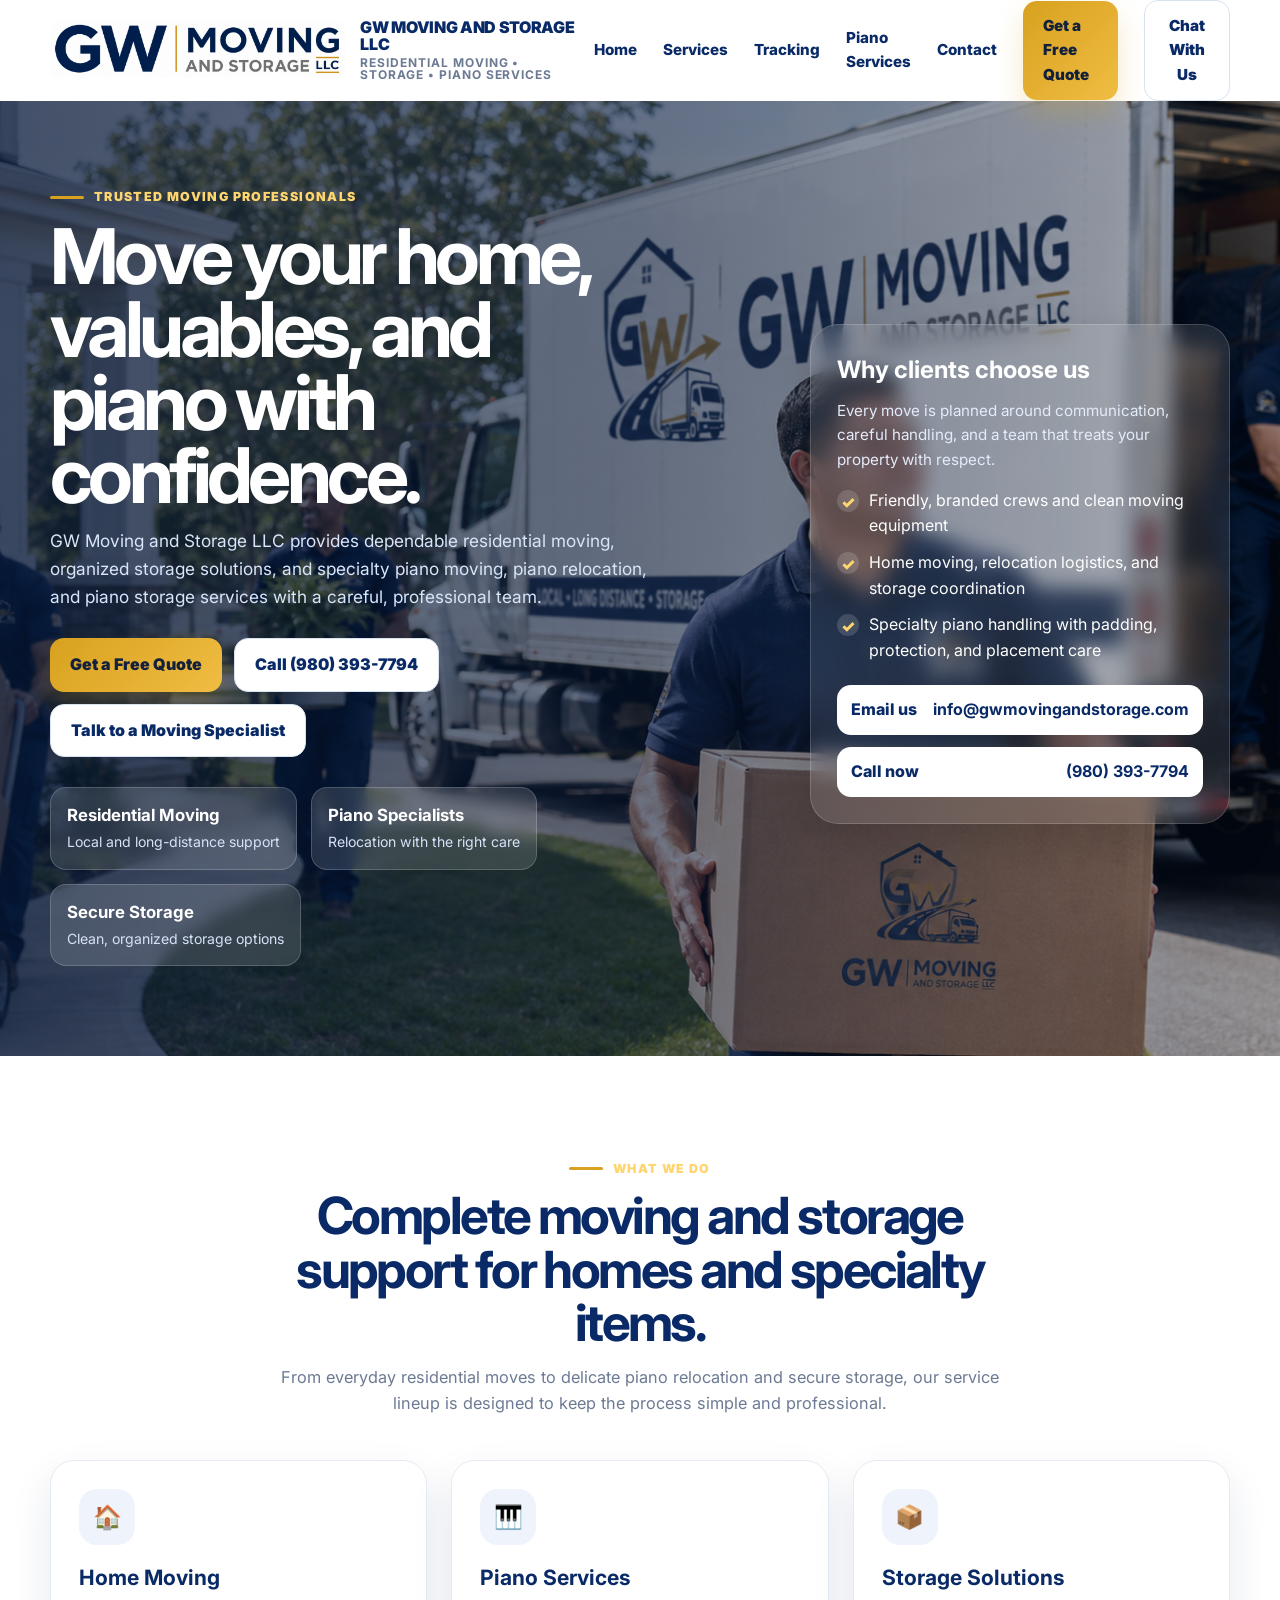
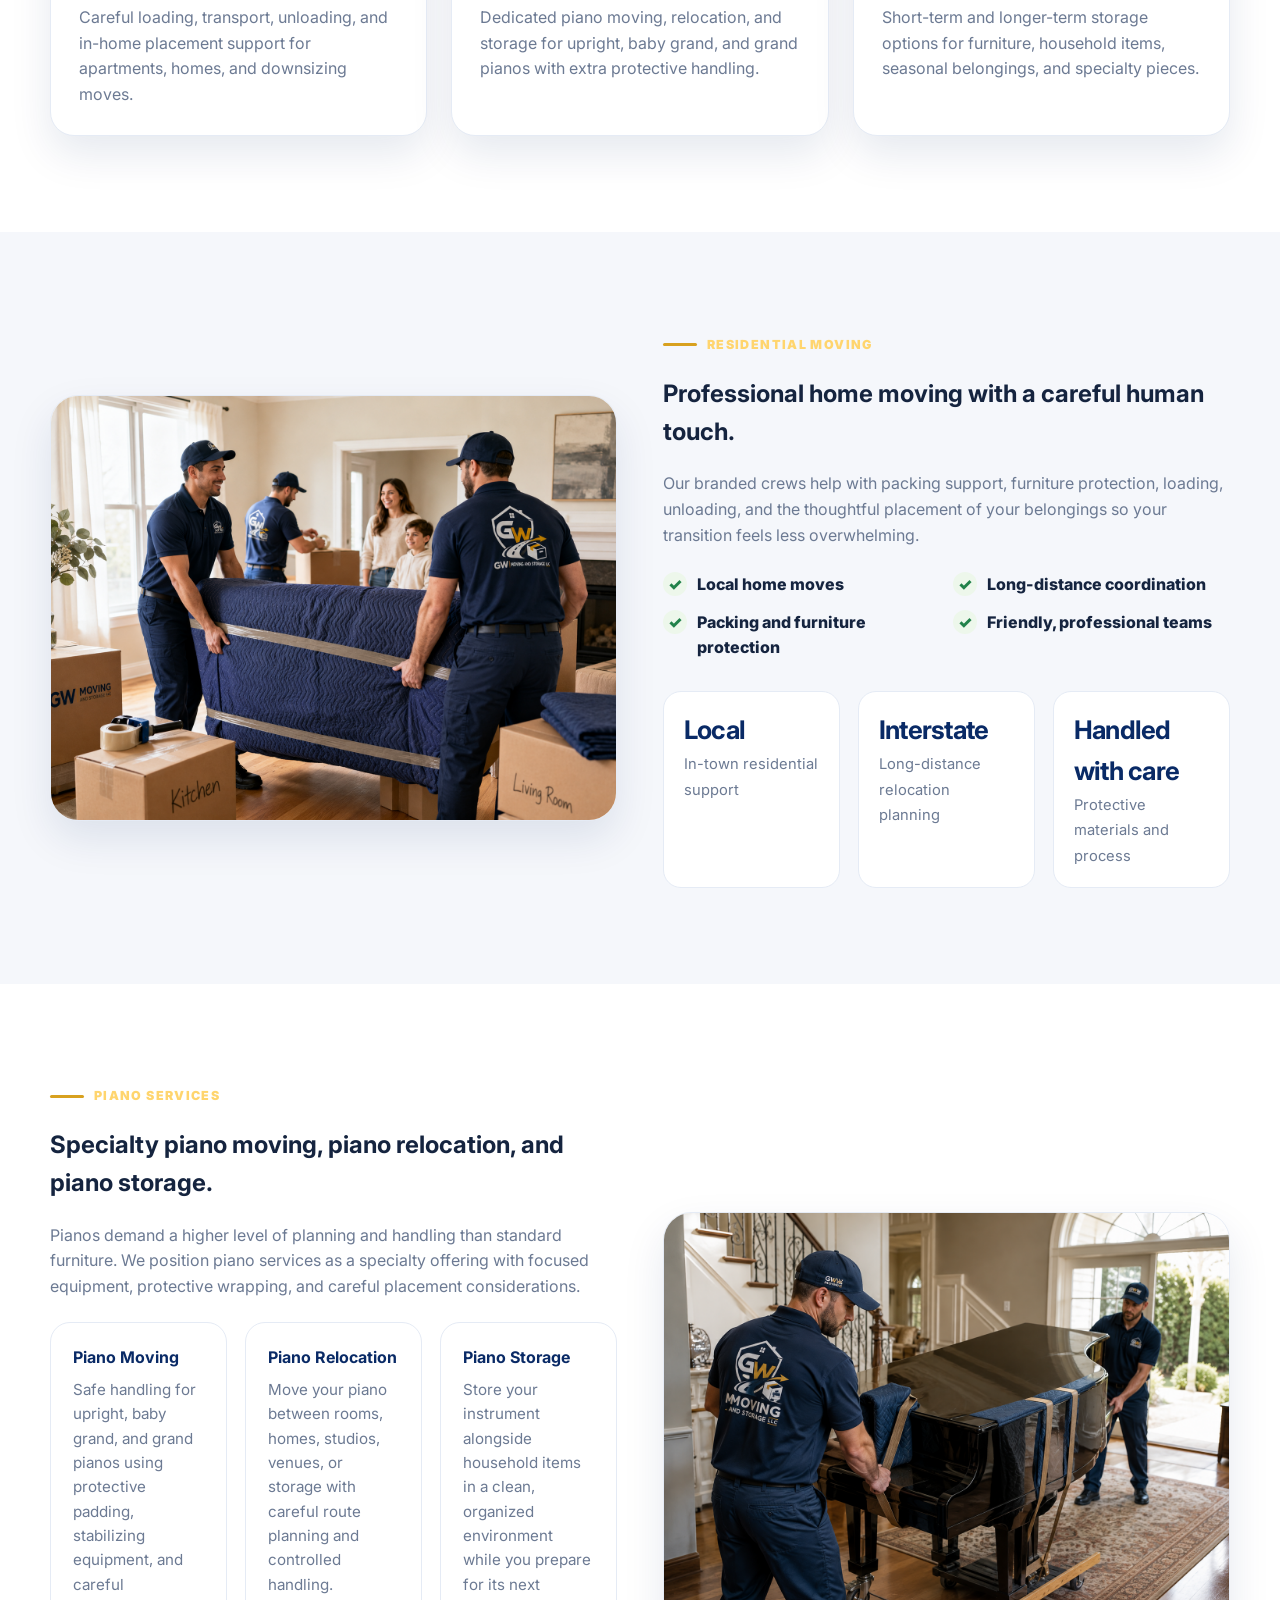
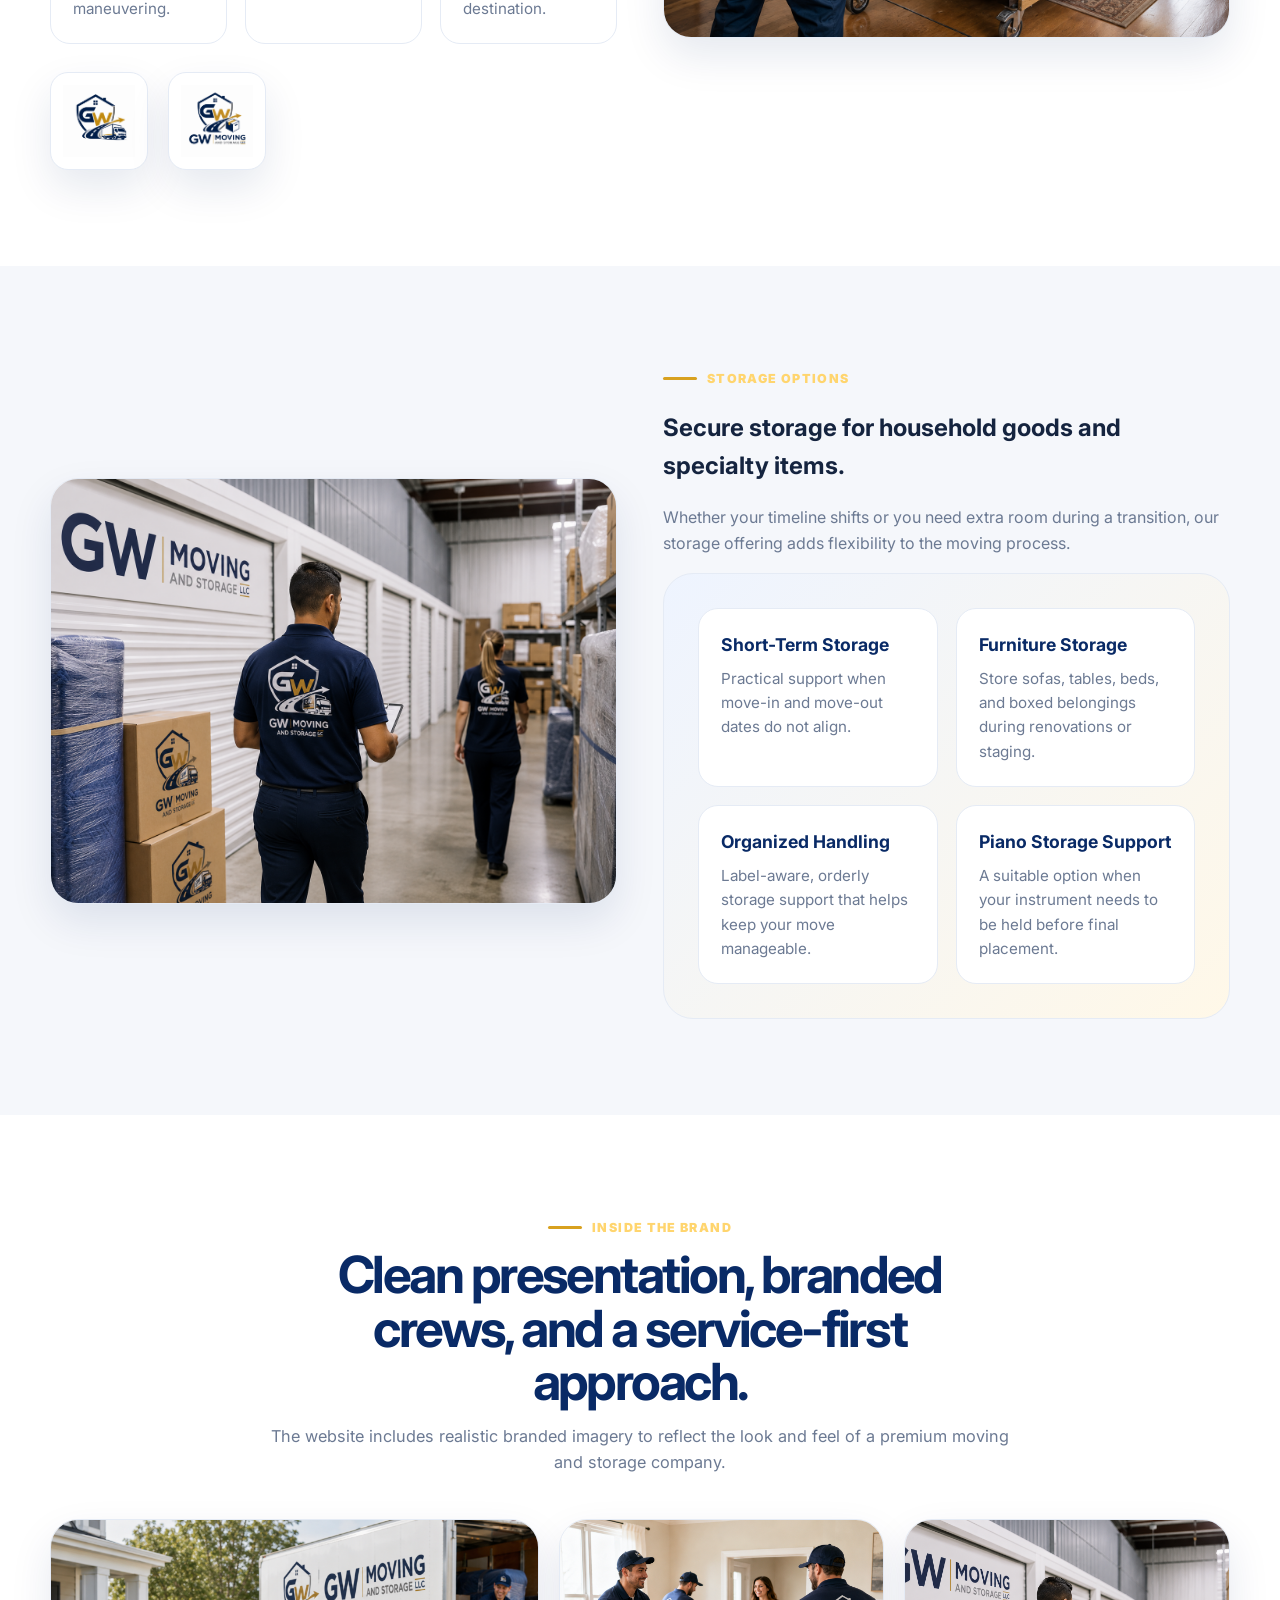
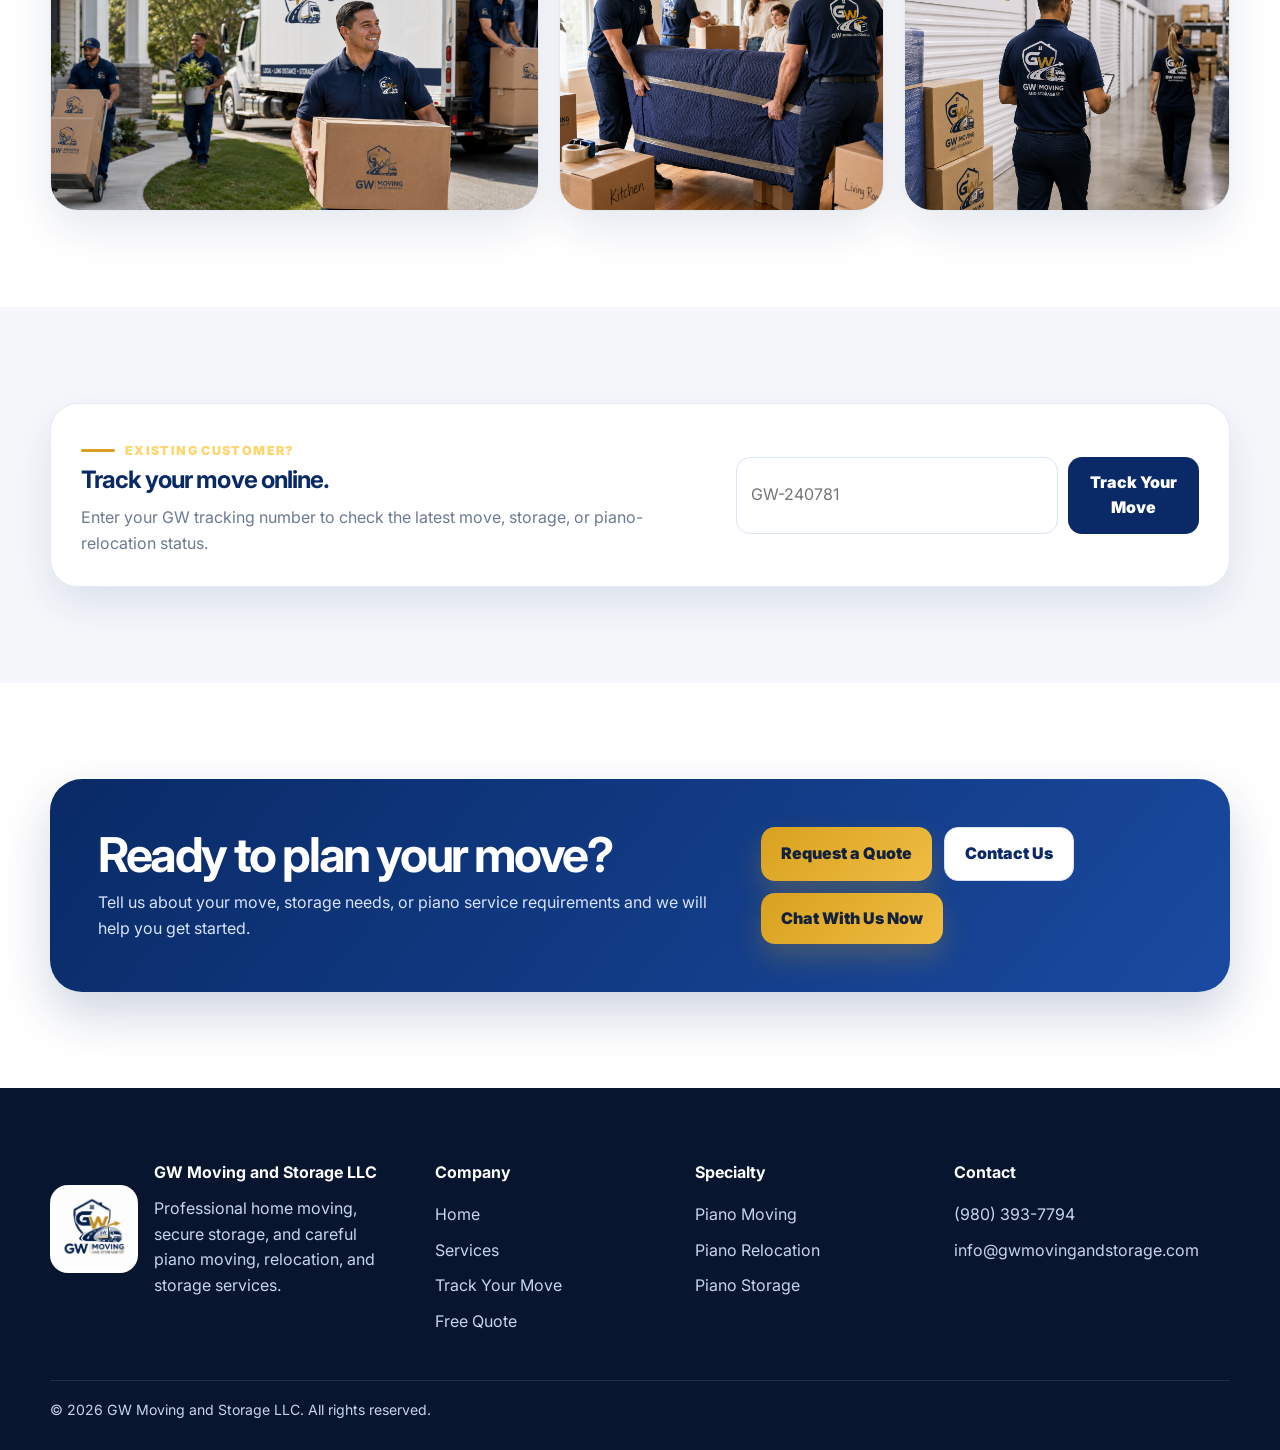
<file: index.html>
<!doctype html>
<html lang="en">
<head>
  <meta charset="utf-8">
  <meta name="viewport" content="width=device-width, initial-scale=1">
  <title>GW Moving and Storage LLC | Moving, Storage & Piano Services</title>
  <meta name="description" content="Professional moving, storage, piano moving, piano relocation and piano storage services for residential clients.">
  <meta name="theme-color" content="#092a66">
  <link rel="preconnect" href="https://fonts.googleapis.com">
  <link rel="preconnect" href="https://fonts.gstatic.com" crossorigin>
  <link href="https://fonts.googleapis.com/css2?family=Inter:wght@400;500;600;700;800;900&display=swap" rel="stylesheet">
  <link rel="icon" type="image/svg+xml" href="favicon.svg">
  <link rel="icon" href="favicon.ico" sizes="any">
  <link rel="icon" type="image/png" sizes="32x32" href="favicon-32x32.png">
  <link rel="icon" type="image/png" sizes="16x16" href="favicon-16x16.png">
  <link rel="apple-touch-icon" sizes="180x180" href="apple-touch-icon.png">
  <link rel="stylesheet" href="assets/css/styles.css">
  <link rel="manifest" href="site.webmanifest">
</head>
<body>

</div>
<header class="nav-wrap">
  <div class="container nav">
    <a class="brand" href="index.html">
      <img src="assets/images/logo-wordmark.png" alt="GW Moving and Storage LLC logo">
      <div class="brand-text">GW MOVING AND STORAGE LLC<small>Residential moving • storage • piano services</small></div>
    </a>
    <button class="menu-btn" aria-label="Open navigation" aria-expanded="false">
      <svg width="28" height="28" viewBox="0 0 24 24" fill="none" stroke="currentColor" stroke-width="2"><path d="M3 6h18M3 12h18M3 18h18"/></svg>
    </button>
    <nav class="nav-links">
      <a href="index.html">Home</a>
      <a href="services.html">Services</a>
      <a href="track.html">Tracking</a>
      <a href="index.html#piano-services">Piano Services</a>
      <a href="contact.html">Contact</a>
      <a class="btn btn-primary" href="quote.html">Get a Free Quote</a>
      <button class="btn btn-outline" type="button" data-tawk-open>Chat With Us</button>
    </nav>
  </div>
</header>

<main>
  <section class="hero">
    <div class="hero-media"></div>
    <div class="container hero-inner">
      <div>
        <div class="eyebrow">Trusted moving professionals</div>
        <h1>Move your home, valuables, and piano with confidence.</h1>
        <p>GW Moving and Storage LLC provides dependable residential moving, organized storage solutions, and specialty piano moving, piano relocation, and piano storage services with a careful, professional team.</p>
        <div class="hero-actions">
          <a class="btn btn-primary" href="quote.html">Get a Free Quote</a>
          <a class="btn btn-outline" href="tel:+19803937794">Call (980) 393-7794</a>
          <button class="btn btn-outline" type="button" data-tawk-open>Talk to a Moving Specialist</button>
        </div>
        <div class="hero-badges">
          <div class="hero-badge"><strong>Residential Moving</strong><span>Local and long-distance support</span></div>
          <div class="hero-badge"><strong>Piano Specialists</strong><span>Relocation with the right care</span></div>
          <div class="hero-badge"><strong>Secure Storage</strong><span>Clean, organized storage options</span></div>
        </div>
      </div>
      <aside class="hero-card">
        <h3>Why clients choose us</h3>
        <p>Every move is planned around communication, careful handling, and a team that treats your property with respect.</p>
        <ul>
          <li>Friendly, branded crews and clean moving equipment</li>
          <li>Home moving, relocation logistics, and storage coordination</li>
          <li>Specialty piano handling with padding, protection, and placement care</li>
        </ul>
        <div class="quick-contact">
          <a href="mailto:info@gwmovingandstorage.com"><span>Email us</span><strong>info@gwmovingandstorage.com</strong></a>
          <a href="tel:+19803937794"><span>Call now</span><strong>(980) 393-7794</strong></a>
        </div>
      </aside>
    </div>
  </section>

  <section class="section">
    <div class="container">
      <div class="section-head center">
        <div class="eyebrow">What we do</div>
        <h2>Complete moving and storage support for homes and specialty items.</h2>
        <p>From everyday residential moves to delicate piano relocation and secure storage, our service lineup is designed to keep the process simple and professional.</p>
      </div>
      <div class="grid-3">
        <article class="card">
          <div class="icon">🏠</div>
          <h3>Home Moving</h3>
          <p>Careful loading, transport, unloading, and in-home placement support for apartments, homes, and downsizing moves.</p>
        </article>
        <article class="card">
          <div class="icon">🎹</div>
          <h3>Piano Services</h3>
          <p>Dedicated piano moving, relocation, and storage for upright, baby grand, and grand pianos with extra protective handling.</p>
        </article>
        <article class="card">
          <div class="icon">📦</div>
          <h3>Storage Solutions</h3>
          <p>Short-term and longer-term storage options for furniture, household items, seasonal belongings, and specialty pieces.</p>
        </article>
      </div>
    </div>
  </section>

  <section class="section section-soft">
    <div class="container about-grid">
      <div class="photo-frame"><img src="assets/images/home-moving.png" alt="GW Moving and Storage movers helping a family with a home move"></div>
      <div>
        <div class="eyebrow">Residential moving</div>
        <h2>Professional home moving with a careful human touch.</h2>
        <p class="muted">Our branded crews help with packing support, furniture protection, loading, unloading, and the thoughtful placement of your belongings so your transition feels less overwhelming.</p>
        <div class="checks">
          <div class="check">Local home moves</div>
          <div class="check">Long-distance coordination</div>
          <div class="check">Packing and furniture protection</div>
          <div class="check">Friendly, professional teams</div>
        </div>
        <div class="stats">
          <div class="stat"><strong>Local</strong><span>In-town residential support</span></div>
          <div class="stat"><strong>Interstate</strong><span>Long-distance relocation planning</span></div>
          <div class="stat"><strong>Handled with care</strong><span>Protective materials and process</span></div>
        </div>
      </div>
    </div>
  </section>

  <section class="section" id="piano-services">
    <div class="container piano-grid">
      <div>
        <div class="eyebrow">Piano services</div>
        <h2>Specialty piano moving, piano relocation, and piano storage.</h2>
        <p class="muted">Pianos demand a higher level of planning and handling than standard furniture. We position piano services as a specialty offering with focused equipment, protective wrapping, and careful placement considerations.</p>
        <div class="piano-services">
          <div class="piano-box">
            <h4>Piano Moving</h4>
            <p>Safe handling for upright, baby grand, and grand pianos using protective padding, stabilizing equipment, and careful maneuvering.</p>
          </div>
          <div class="piano-box">
            <h4>Piano Relocation</h4>
            <p>Move your piano between rooms, homes, studios, venues, or storage with careful route planning and controlled handling.</p>
          </div>
          <div class="piano-box">
            <h4>Piano Storage</h4>
            <p>Store your instrument alongside household items in a clean, organized environment while you prepare for its next destination.</p>
          </div>
        </div>
        <div class="logo-wall">
          <div class="logo-chip"><img src="assets/images/logo-shield.png" alt="GW shield logo"></div>
          <div class="logo-chip"><img src="assets/images/logo-box.png" alt="GW alternate logo"></div>
        </div>
      </div>
      <div class="photo-frame"><img src="assets/images/piano-moving.png" alt="GW Moving and Storage team carefully moving a grand piano"></div>
    </div>
  </section>

  <section class="section section-soft">
    <div class="container storage-grid">
      <div class="photo-frame"><img src="assets/images/storage-facility.png" alt="GW Moving and Storage secure storage facility"></div>
      <div>
        <div class="eyebrow">Storage options</div>
        <h2>Secure storage for household goods and specialty items.</h2>
        <p class="muted">Whether your timeline shifts or you need extra room during a transition, our storage offering adds flexibility to the moving process.</p>
        <div class="split-band">
          <div class="service-list">
            <div class="service-item"><h4>Short-Term Storage</h4><p>Practical support when move-in and move-out dates do not align.</p></div>
            <div class="service-item"><h4>Furniture Storage</h4><p>Store sofas, tables, beds, and boxed belongings during renovations or staging.</p></div>
            <div class="service-item"><h4>Organized Handling</h4><p>Label-aware, orderly storage support that helps keep your move manageable.</p></div>
            <div class="service-item"><h4>Piano Storage Support</h4><p>A suitable option when your instrument needs to be held before final placement.</p></div>
          </div>
        </div>
      </div>
    </div>
  </section>

  <section class="section">
    <div class="container">
      <div class="section-head center">
        <div class="eyebrow">Inside the brand</div>
        <h2>Clean presentation, branded crews, and a service-first approach.</h2>
        <p>The website includes realistic branded imagery to reflect the look and feel of a premium moving and storage company.</p>
      </div>
      <div class="gallery-strip">
        <div class="photo-frame tall"><img src="assets/images/hero-moving-team.png" alt="GW movers unloading a branded truck at a home"></div>
        <div class="photo-frame"><img src="assets/images/home-moving.png" alt="GW movers carrying wrapped furniture during a home move"></div>
        <div class="photo-frame"><img src="assets/images/storage-facility.png" alt="GW storage facility with branded staff"></div>
      </div>
    </div>
  </section>


  <section class="section section-soft" id="tracking">
    <div class="container">
      <div class="home-track">
        <div>
          <div class="eyebrow">Existing customer?</div>
          <h2>Track your move online.</h2>
          <p>Enter your GW tracking number to check the latest move, storage, or piano-relocation status.</p>
        </div>
        <form class="home-track-form" data-track-form>
          <input aria-label="Tracking number" placeholder="GW-240781" required>
          <button class="btn btn-dark" type="submit">Track Your Move</button>
        </form>
      </div>
    </div>
  </section>

  <section class="section">
    <div class="container">
      <div class="cta">
        <div>
          <h2>Ready to plan your move?</h2>
          <p>Tell us about your move, storage needs, or piano service requirements and we will help you get started.</p>
        </div>
        <div style="display:flex;gap:12px;flex-wrap:wrap">
          <a class="btn btn-primary" href="quote.html">Request a Quote</a>
          <a class="btn btn-outline" href="contact.html" style="background:#fff;color:#092a66">Contact Us</a>
          <button class="btn btn-primary" type="button" data-tawk-open>Chat With Us Now</button>
        </div>
      </div>
    </div>
  </section>
</main>

<footer class="footer">
  <div class="container">
    <div class="footer-grid">
      <div>
        <div class="footer-brand">
          <img src="assets/images/logo-combined.png" alt="GW Moving and Storage LLC brand logo">
          <div>
            <h4 style="margin:0 0 10px">GW Moving and Storage LLC</h4>
            <p>Professional home moving, secure storage, and careful piano moving, relocation, and storage services.</p>
          </div>
        </div>
      </div>
      <div>
        <h4>Company</h4>
        <a href="index.html">Home</a>
        <a href="services.html">Services</a>
        <a href="track.html">Track Your Move</a>
        <a href="quote.html">Free Quote</a>
      </div>
      <div>
        <h4>Specialty</h4>
        <a href="index.html#piano-services">Piano Moving</a>
        <a href="index.html#piano-services">Piano Relocation</a>
        <a href="index.html#piano-services">Piano Storage</a>
      </div>
      <div>
        <h4>Contact</h4>
        <a href="tel:+19803937794">(980) 393-7794</a>
        <a href="mailto:info@gwmovingandstorage.com">info@gwmovingandstorage.com</a>
        <span></span>
      </div>
    </div>
    <div class="footer-bottom">
      <span>© 2026 GW Moving and Storage LLC. All rights reserved.</span>
    </div>
  </div>
</footer>
<script src="assets/js/main.js"></script>
<!-- TAWK.TO WIDGET CODE
     Paste the widget code from tawk.to Administration > Chat Widget here,
     immediately before the closing body tag. -->

<!--Start of Tawk.to Script-->
<script type="text/javascript">
var Tawk_API=Tawk_API||{}, Tawk_LoadStart=new Date();
(function(){
var s1=document.createElement("script"),s0=document.getElementsByTagName("script")[0];
s1.async=true;
s1.src='https://embed.tawk.to/6a74adfc1bc8a71d4b67d6d0/1jvbsf9m1';
s1.charset='UTF-8';
s1.setAttribute('crossorigin','*');
s0.parentNode.insertBefore(s1,s0);
})();
</script>
<!--End of Tawk.to Script-->

</body>
</html>
</file>
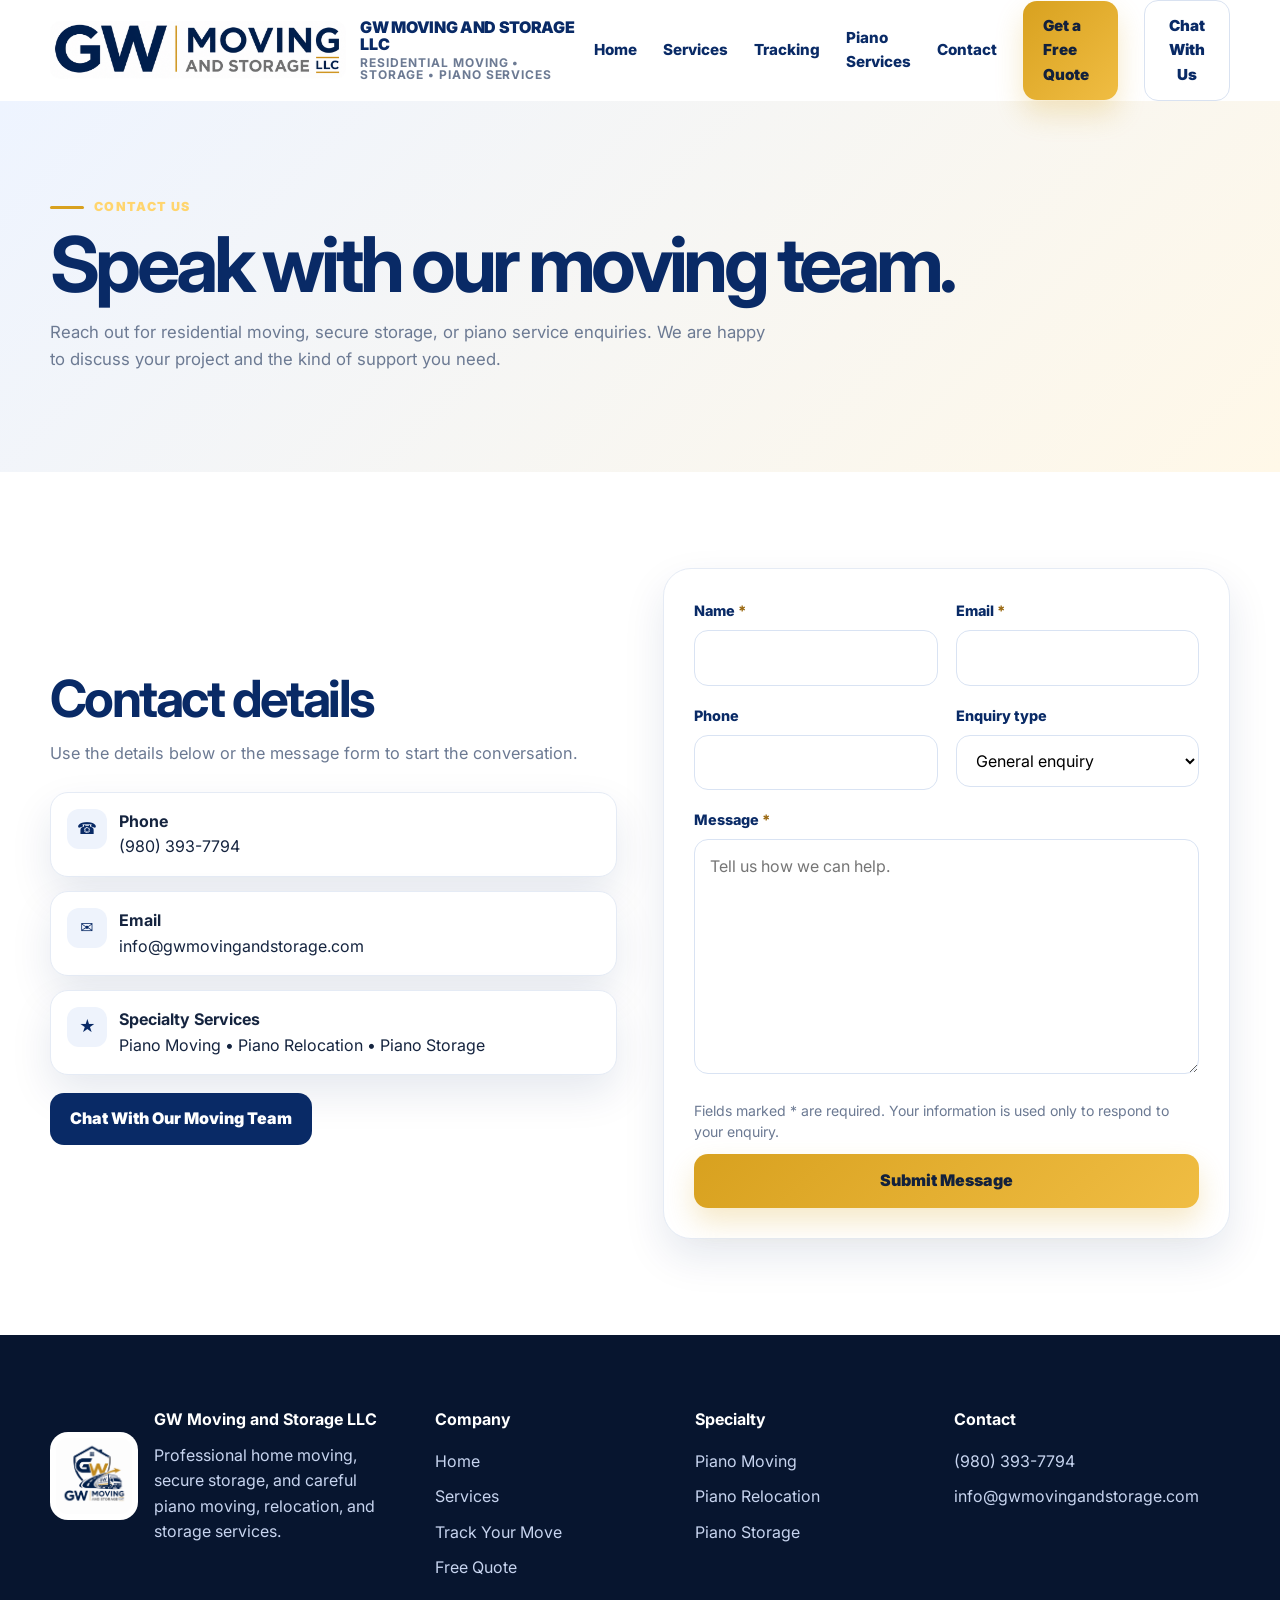
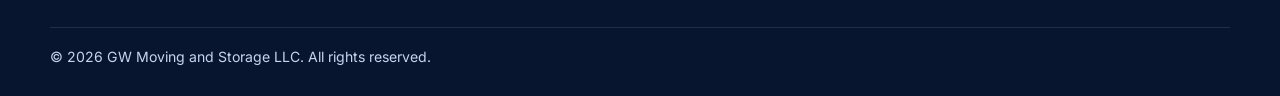
<file: contact.html>
<!doctype html>
<html lang="en">
<head>
  <meta charset="utf-8">
  <meta name="viewport" content="width=device-width, initial-scale=1">
  <title>Contact | GW Moving and Storage LLC</title>
  <meta name="description" content="Contact GW Moving and Storage LLC for moving, storage, and piano service enquiries.">
  <meta name="theme-color" content="#092a66">
  <link rel="preconnect" href="https://fonts.googleapis.com">
  <link rel="preconnect" href="https://fonts.gstatic.com" crossorigin>
  <link href="https://fonts.googleapis.com/css2?family=Inter:wght@400;500;600;700;800;900&display=swap" rel="stylesheet">
  <link rel="icon" type="image/svg+xml" href="favicon.svg">
  <link rel="icon" href="favicon.ico" sizes="any">
  <link rel="icon" type="image/png" sizes="32x32" href="favicon-32x32.png">
  <link rel="icon" type="image/png" sizes="16x16" href="favicon-16x16.png">
  <link rel="apple-touch-icon" sizes="180x180" href="apple-touch-icon.png">
  <link rel="stylesheet" href="assets/css/styles.css">
  <link rel="manifest" href="site.webmanifest">
</head>
<body>

</div>
<header class="nav-wrap">
  <div class="container nav">
    <a class="brand" href="index.html">
      <img src="assets/images/logo-wordmark.png" alt="GW Moving and Storage LLC logo">
      <div class="brand-text">GW MOVING AND STORAGE LLC<small>Residential moving • storage • piano services</small></div>
    </a>
    <button class="menu-btn" aria-label="Open navigation" aria-expanded="false">
      <svg width="28" height="28" viewBox="0 0 24 24" fill="none" stroke="currentColor" stroke-width="2"><path d="M3 6h18M3 12h18M3 18h18"/></svg>
    </button>
    <nav class="nav-links">
      <a href="index.html">Home</a>
      <a href="services.html">Services</a>
      <a href="track.html">Tracking</a>
      <a href="index.html#piano-services">Piano Services</a>
      <a href="contact.html">Contact</a>
      <a class="btn btn-primary" href="quote.html">Get a Free Quote</a>
      <button class="btn btn-outline" type="button" data-tawk-open>Chat With Us</button>
    </nav>
  </div>
</header>

<main>
  <section class="page-hero">
    <div class="container">
      <div class="eyebrow">Contact us</div>
      <h1>Speak with our moving team.</h1>
      <p>Reach out for residential moving, secure storage, or piano service enquiries. We are happy to discuss your project and the kind of support you need.</p>
    </div>
  </section>

  <section class="section">
    <div class="container contact-grid">
      <div>
        <div class="section-head" style="margin-bottom:26px">
          <h2>Contact details</h2>
          <p>Use the details below or the message form to start the conversation.</p>
        </div>
        <div class="kv">
          <div class="row"><div class="bullet">☎</div><div><strong>Phone</strong><br><a href="tel:+19803937794">(980) 393-7794</a></div></div>
          <div class="row"><div class="bullet">✉</div><div><strong>Email</strong><br><a href="mailto:info@gwmovingandstorage.com">info@gwmovingandstorage.com</a></div></div>
          <div class="row"><div class="bullet">★</div><div><strong>Specialty Services</strong><br>Piano Moving • Piano Relocation • Piano Storage</div></div>
        </div>
        <div style="margin-top:18px"><button class="btn btn-dark" type="button" data-tawk-open>Chat With Our Moving Team</button></div>
      </div>
      <div class="form-card">
        <form class="form-grid quote-form" action="https://formsubmit.co/info@gwmovingandstorage.com" method="POST">
          <input type="hidden" name="_subject" value="New Website Contact Message - GW Moving and Storage LLC">
          <input type="hidden" name="_template" value="table">
          <input type="hidden" name="_next" value="https://gwmovingandstorage.com/thank-you.html">
          <input type="text" name="_honey" class="form-honeypot" tabindex="-1" autocomplete="off" aria-hidden="true">

          <div class="field"><label for="contact-name">Name <span aria-hidden="true">*</span></label><input id="contact-name" name="Name" autocomplete="name" required></div>
          <div class="field"><label for="contact-email">Email <span aria-hidden="true">*</span></label><input id="contact-email" name="Email" type="email" autocomplete="email" required></div>
          <div class="field"><label for="contact-phone">Phone</label><input id="contact-phone" name="Phone" type="tel" autocomplete="tel" inputmode="tel"></div>
          <div class="field"><label for="contact-type">Enquiry type</label><select id="contact-type" name="Enquiry type"><option>General enquiry</option><option>Moving service</option><option>Storage</option><option>Piano service</option><option>Quote follow-up</option><option>Tracking / move status</option></select></div>
          <div class="field full"><label for="contact-message">Message <span aria-hidden="true">*</span></label><textarea id="contact-message" name="Message" rows="8" required placeholder="Tell us how we can help."></textarea></div>
          <div class="field full form-actions">
            <p class="form-helper">Fields marked * are required. Your information is used only to respond to your enquiry.</p>
            <button class="btn btn-primary quote-submit" type="submit">Submit Message</button>
          </div>
        </form>
      </div>
    </div>
  </section>
</main>

<footer class="footer">
  <div class="container">
    <div class="footer-grid">
      <div>
        <div class="footer-brand">
          <img src="assets/images/logo-combined.png" alt="GW Moving and Storage LLC brand logo">
          <div>
            <h4 style="margin:0 0 10px">GW Moving and Storage LLC</h4>
            <p>Professional home moving, secure storage, and careful piano moving, relocation, and storage services.</p>
          </div>
        </div>
      </div>
      <div>
        <h4>Company</h4>
        <a href="index.html">Home</a>
        <a href="services.html">Services</a>
        <a href="track.html">Track Your Move</a>
        <a href="quote.html">Free Quote</a>
      </div>
      <div>
        <h4>Specialty</h4>
        <a href="index.html#piano-services">Piano Moving</a>
        <a href="index.html#piano-services">Piano Relocation</a>
        <a href="index.html#piano-services">Piano Storage</a>
      </div>
      <div>
        <h4>Contact</h4>
        <a href="tel:+19803937794">(980) 393-7794</a>
        <a href="mailto:info@gwmovingandstorage.com">info@gwmovingandstorage.com</a>
        <span></span>
      </div>
    </div>
    <div class="footer-bottom">
      <span>© 2026 GW Moving and Storage LLC. All rights reserved.</span>
    </div>
  </div>
</footer>
<script src="assets/js/main.js"></script>
<!-- TAWK.TO WIDGET CODE
     Paste the widget code from tawk.to Administration > Chat Widget here,
     immediately before the closing body tag. -->

<!--Start of Tawk.to Script-->
<script type="text/javascript">
var Tawk_API=Tawk_API||{}, Tawk_LoadStart=new Date();
(function(){
var s1=document.createElement("script"),s0=document.getElementsByTagName("script")[0];
s1.async=true;
s1.src='https://embed.tawk.to/6a74adfc1bc8a71d4b67d6d0/1jvbsf9m1';
s1.charset='UTF-8';
s1.setAttribute('crossorigin','*');
s0.parentNode.insertBefore(s1,s0);
})();
</script>
<!--End of Tawk.to Script-->

</body>
</html>
</file>
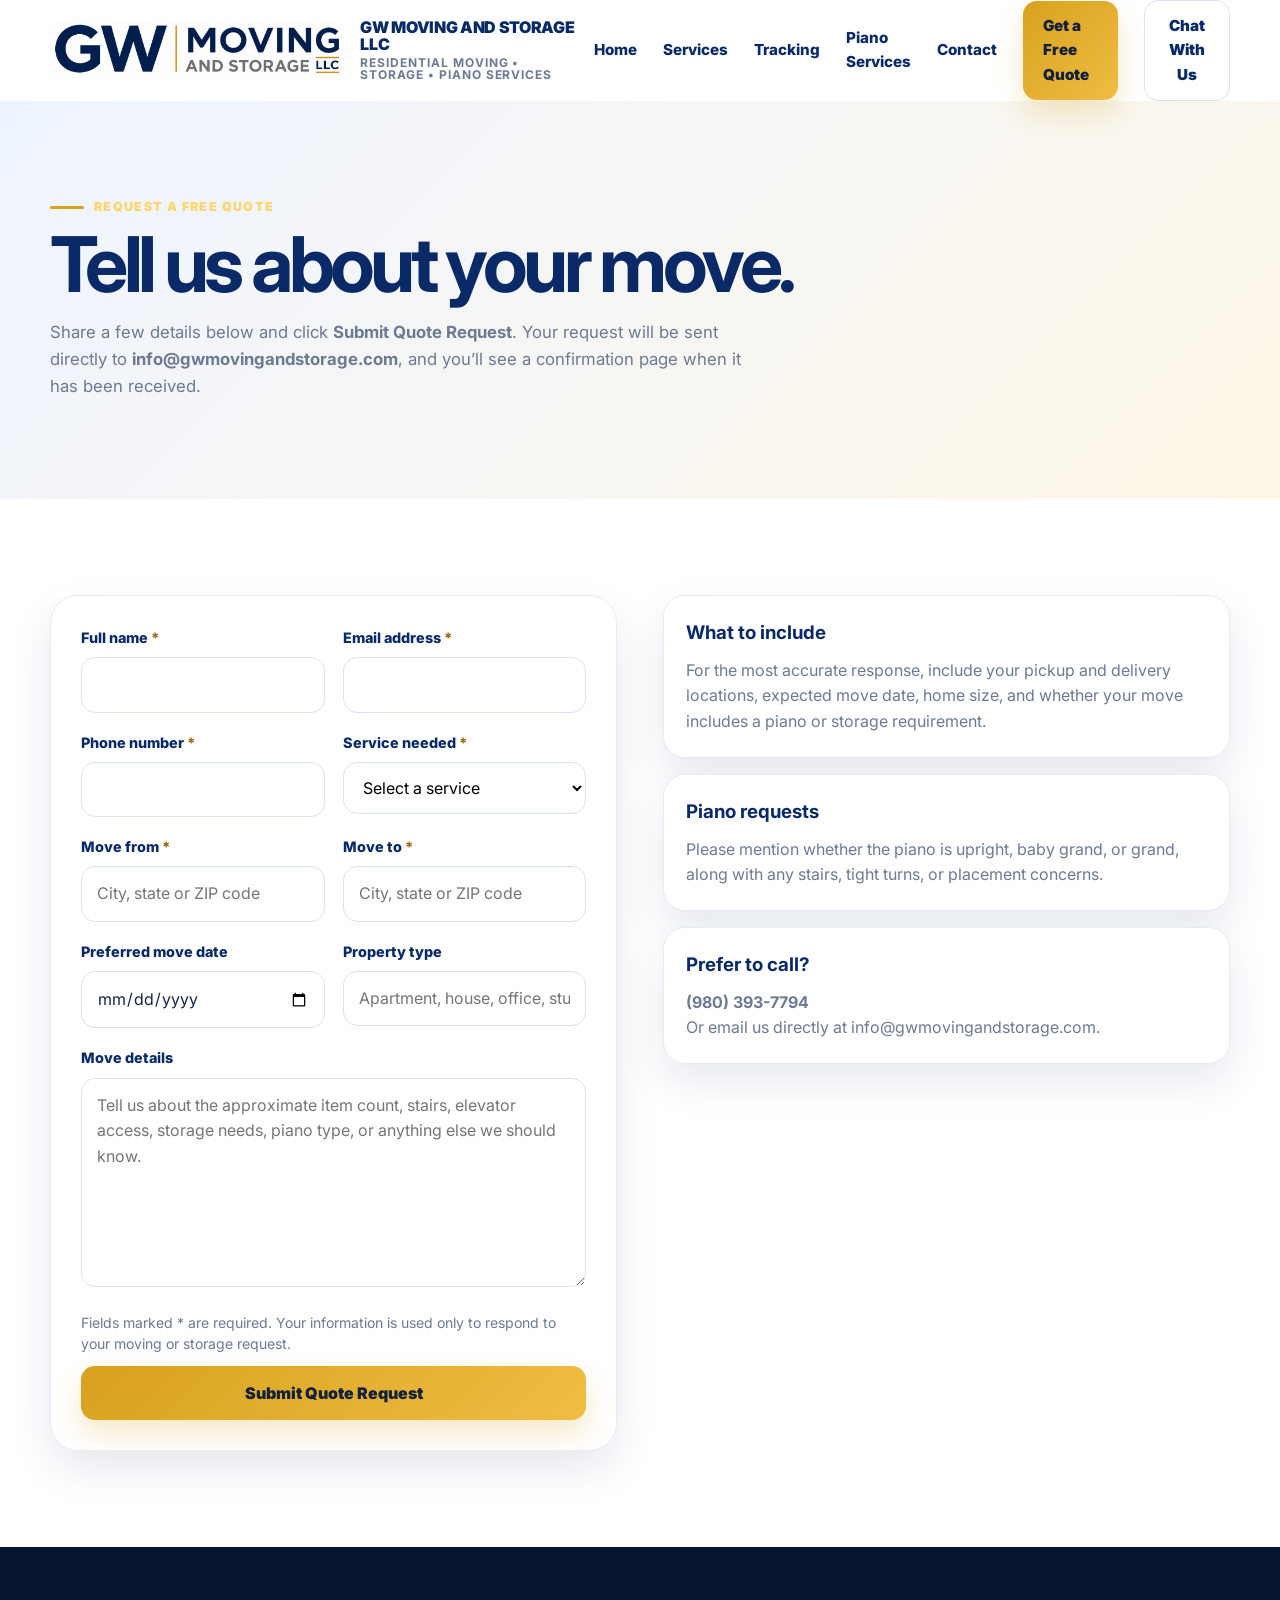
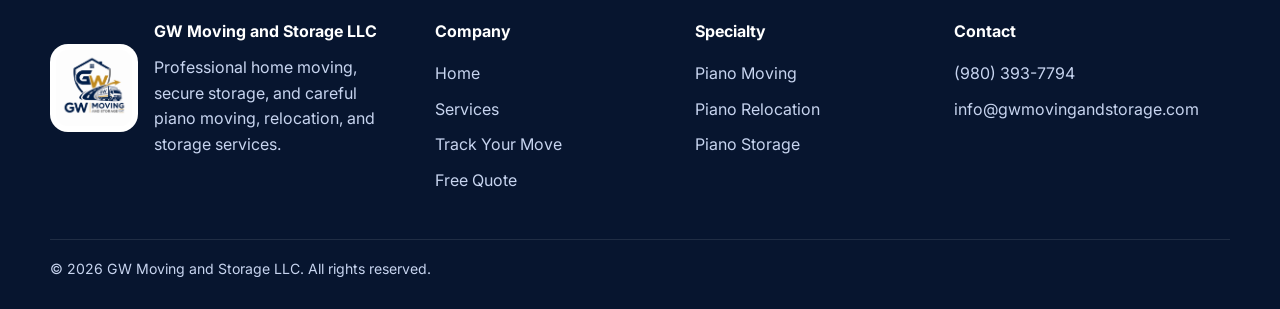
<file: quote.html>
<!doctype html>
<html lang="en">
<head>
  <meta charset="utf-8">
  <meta name="viewport" content="width=device-width, initial-scale=1">
  <title>Free Quote | GW Moving and Storage LLC</title>
  <meta name="description" content="Request a moving, storage, or piano service quote from GW Moving and Storage LLC.">
  <meta name="theme-color" content="#092a66">
  <link rel="preconnect" href="https://fonts.googleapis.com">
  <link rel="preconnect" href="https://fonts.gstatic.com" crossorigin>
  <link href="https://fonts.googleapis.com/css2?family=Inter:wght@400;500;600;700;800;900&display=swap" rel="stylesheet">
  <link rel="icon" type="image/svg+xml" href="favicon.svg">
  <link rel="icon" href="favicon.ico" sizes="any">
  <link rel="icon" type="image/png" sizes="32x32" href="favicon-32x32.png">
  <link rel="icon" type="image/png" sizes="16x16" href="favicon-16x16.png">
  <link rel="apple-touch-icon" sizes="180x180" href="apple-touch-icon.png">
  <link rel="stylesheet" href="assets/css/styles.css">
  <link rel="manifest" href="site.webmanifest">
</head>
<body>

</div>
<header class="nav-wrap">
  <div class="container nav">
    <a class="brand" href="index.html">
      <img src="assets/images/logo-wordmark.png" alt="GW Moving and Storage LLC logo">
      <div class="brand-text">GW MOVING AND STORAGE LLC<small>Residential moving • storage • piano services</small></div>
    </a>
    <button class="menu-btn" aria-label="Open navigation" aria-expanded="false">
      <svg width="28" height="28" viewBox="0 0 24 24" fill="none" stroke="currentColor" stroke-width="2"><path d="M3 6h18M3 12h18M3 18h18"/></svg>
    </button>
    <nav class="nav-links">
      <a href="index.html">Home</a>
      <a href="services.html">Services</a>
      <a href="track.html">Tracking</a>
      <a href="index.html#piano-services">Piano Services</a>
      <a href="contact.html">Contact</a>
      <a class="btn btn-primary" href="quote.html">Get a Free Quote</a>
      <button class="btn btn-outline" type="button" data-tawk-open>Chat With Us</button>
    </nav>
  </div>
</header>

<main>
  <section class="page-hero">
    <div class="container">
      <div class="eyebrow">Request a free quote</div>
      <h1>Tell us about your move.</h1>
      <p>Share a few details below and click <strong>Submit Quote Request</strong>. Your request will be sent directly to <strong>info@gwmovingandstorage.com</strong>, and you’ll see a confirmation page when it has been received.</p>
    </div>
  </section>

  <section class="section">
    <div class="container quote-grid">
      <div class="form-card">
        <form class="form-grid quote-form" action="https://formsubmit.co/info@gwmovingandstorage.com" method="POST">
          <input type="hidden" name="_subject" value="New Website Quote Request - GW Moving and Storage LLC">
          <input type="hidden" name="_template" value="table">
          <input type="hidden" name="_next" value="https://gwmovingandstorage.com/thank-you.html">
          <input type="text" name="_honey" class="form-honeypot" tabindex="-1" autocomplete="off" aria-hidden="true">

          <div class="field">
            <label for="quote-name">Full name <span aria-hidden="true">*</span></label>
            <input id="quote-name" name="Full name" autocomplete="name" required>
          </div>
          <div class="field">
            <label for="quote-email">Email address <span aria-hidden="true">*</span></label>
            <input id="quote-email" name="Email" type="email" autocomplete="email" required>
          </div>
          <div class="field">
            <label for="quote-phone">Phone number <span aria-hidden="true">*</span></label>
            <input id="quote-phone" name="Phone" type="tel" autocomplete="tel" inputmode="tel" required>
          </div>
          <div class="field">
            <label for="quote-service">Service needed <span aria-hidden="true">*</span></label>
            <select id="quote-service" name="Service needed" required>
              <option value="" selected disabled>Select a service</option>
              <option>Residential moving</option>
              <option>Long-distance moving</option>
              <option>Storage services</option>
              <option>Piano moving</option>
              <option>Piano relocation</option>
              <option>Piano storage</option>
              <option>Combination of services</option>
            </select>
          </div>
          <div class="field">
            <label for="quote-origin">Move from <span aria-hidden="true">*</span></label>
            <input id="quote-origin" name="Origin / pickup location" autocomplete="street-address" placeholder="City, state or ZIP code" required>
          </div>
          <div class="field">
            <label for="quote-destination">Move to <span aria-hidden="true">*</span></label>
            <input id="quote-destination" name="Destination / delivery location" placeholder="City, state or ZIP code" required>
          </div>
          <div class="field">
            <label for="quote-date">Preferred move date</label>
            <div class="date-control"><input id="quote-date" name="Preferred date" type="date"></div>
          </div>
          <div class="field">
            <label for="quote-property">Property type</label>
            <input id="quote-property" name="Property type" placeholder="Apartment, house, office, studio...">
          </div>
          <div class="field full">
            <label for="quote-details">Move details</label>
            <textarea id="quote-details" name="Move details" rows="7" placeholder="Tell us about the approximate item count, stairs, elevator access, storage needs, piano type, or anything else we should know."></textarea>
          </div>
          <div class="field full form-actions">
            <p class="form-helper">Fields marked * are required. Your information is used only to respond to your moving or storage request.</p>
            <button class="btn btn-primary quote-submit" type="submit">Submit Quote Request</button>
          </div>
        </form>
      </div>
      <div class="side-list">
        <div class="side-card">
          <h3>What to include</h3>
          <p>For the most accurate response, include your pickup and delivery locations, expected move date, home size, and whether your move includes a piano or storage requirement.</p>
        </div>
        <div class="side-card">
          <h3>Piano requests</h3>
          <p>Please mention whether the piano is upright, baby grand, or grand, along with any stairs, tight turns, or placement concerns.</p>
        </div>
        <div class="side-card">
          <h3>Prefer to call?</h3>
          <p><strong><a href="tel:+19803937794">(980) 393-7794</a></strong><br>Or email us directly at <a href="mailto:info@gwmovingandstorage.com">info@gwmovingandstorage.com</a>.</p>
        </div>
      </div>
    </div>
  </section>
</main>

<footer class="footer">
  <div class="container">
    <div class="footer-grid">
      <div>
        <div class="footer-brand">
          <img src="assets/images/logo-combined.png" alt="GW Moving and Storage LLC brand logo">
          <div>
            <h4 style="margin:0 0 10px">GW Moving and Storage LLC</h4>
            <p>Professional home moving, secure storage, and careful piano moving, relocation, and storage services.</p>
          </div>
        </div>
      </div>
      <div>
        <h4>Company</h4>
        <a href="index.html">Home</a>
        <a href="services.html">Services</a>
        <a href="track.html">Track Your Move</a>
        <a href="quote.html">Free Quote</a>
      </div>
      <div>
        <h4>Specialty</h4>
        <a href="index.html#piano-services">Piano Moving</a>
        <a href="index.html#piano-services">Piano Relocation</a>
        <a href="index.html#piano-services">Piano Storage</a>
      </div>
      <div>
        <h4>Contact</h4>
        <a href="tel:+19803937794">(980) 393-7794</a>
        <a href="mailto:info@gwmovingandstorage.com">info@gwmovingandstorage.com</a>
        <span></span>
      </div>
    </div>
    <div class="footer-bottom">
      <span>© 2026 GW Moving and Storage LLC. All rights reserved.</span>
    </div>
  </div>
</footer>
<script src="assets/js/main.js"></script>
<!-- TAWK.TO WIDGET CODE
     Paste the widget code from tawk.to Administration > Chat Widget here,
     immediately before the closing body tag. -->

<!--Start of Tawk.to Script-->
<script type="text/javascript">
var Tawk_API=Tawk_API||{}, Tawk_LoadStart=new Date();
(function(){
var s1=document.createElement("script"),s0=document.getElementsByTagName("script")[0];
s1.async=true;
s1.src='https://embed.tawk.to/6a74adfc1bc8a71d4b67d6d0/1jvbsf9m1';
s1.charset='UTF-8';
s1.setAttribute('crossorigin','*');
s0.parentNode.insertBefore(s1,s0);
})();
</script>
<!--End of Tawk.to Script-->

</body>
</html>
</file>
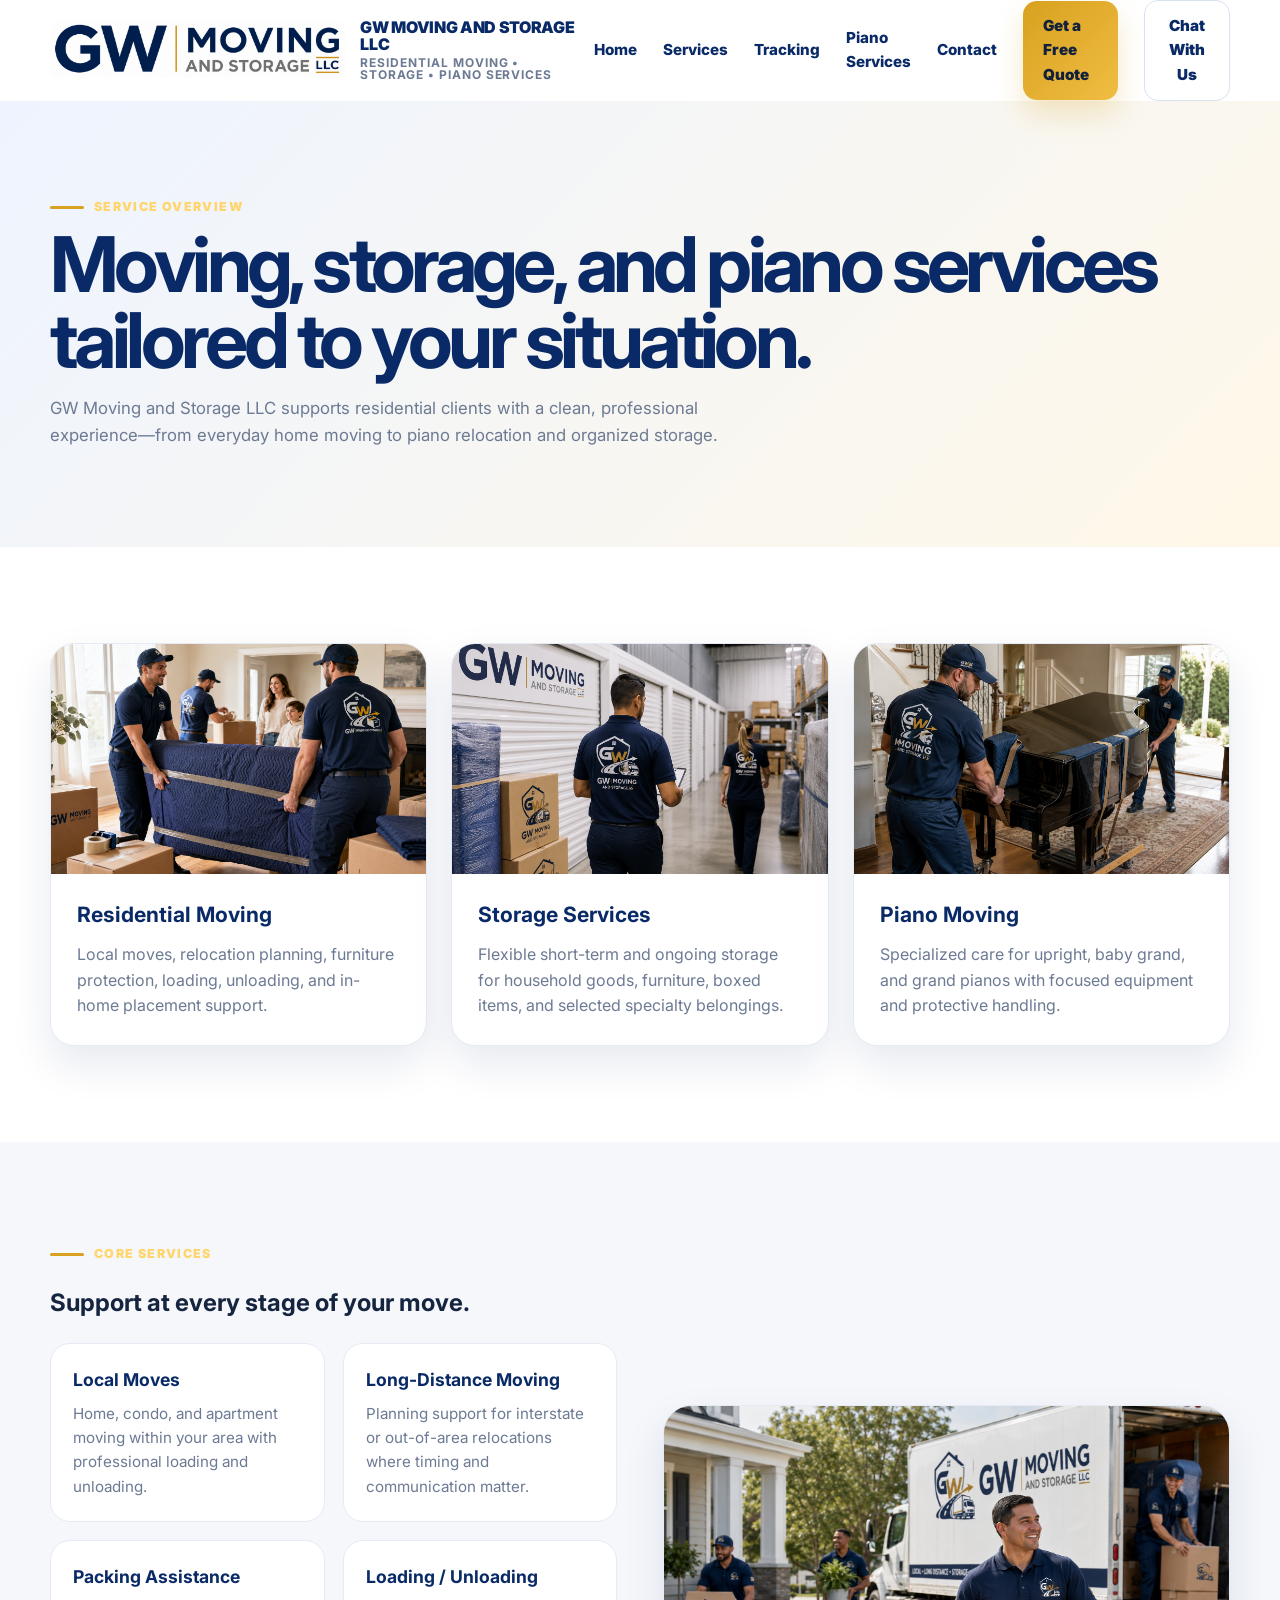
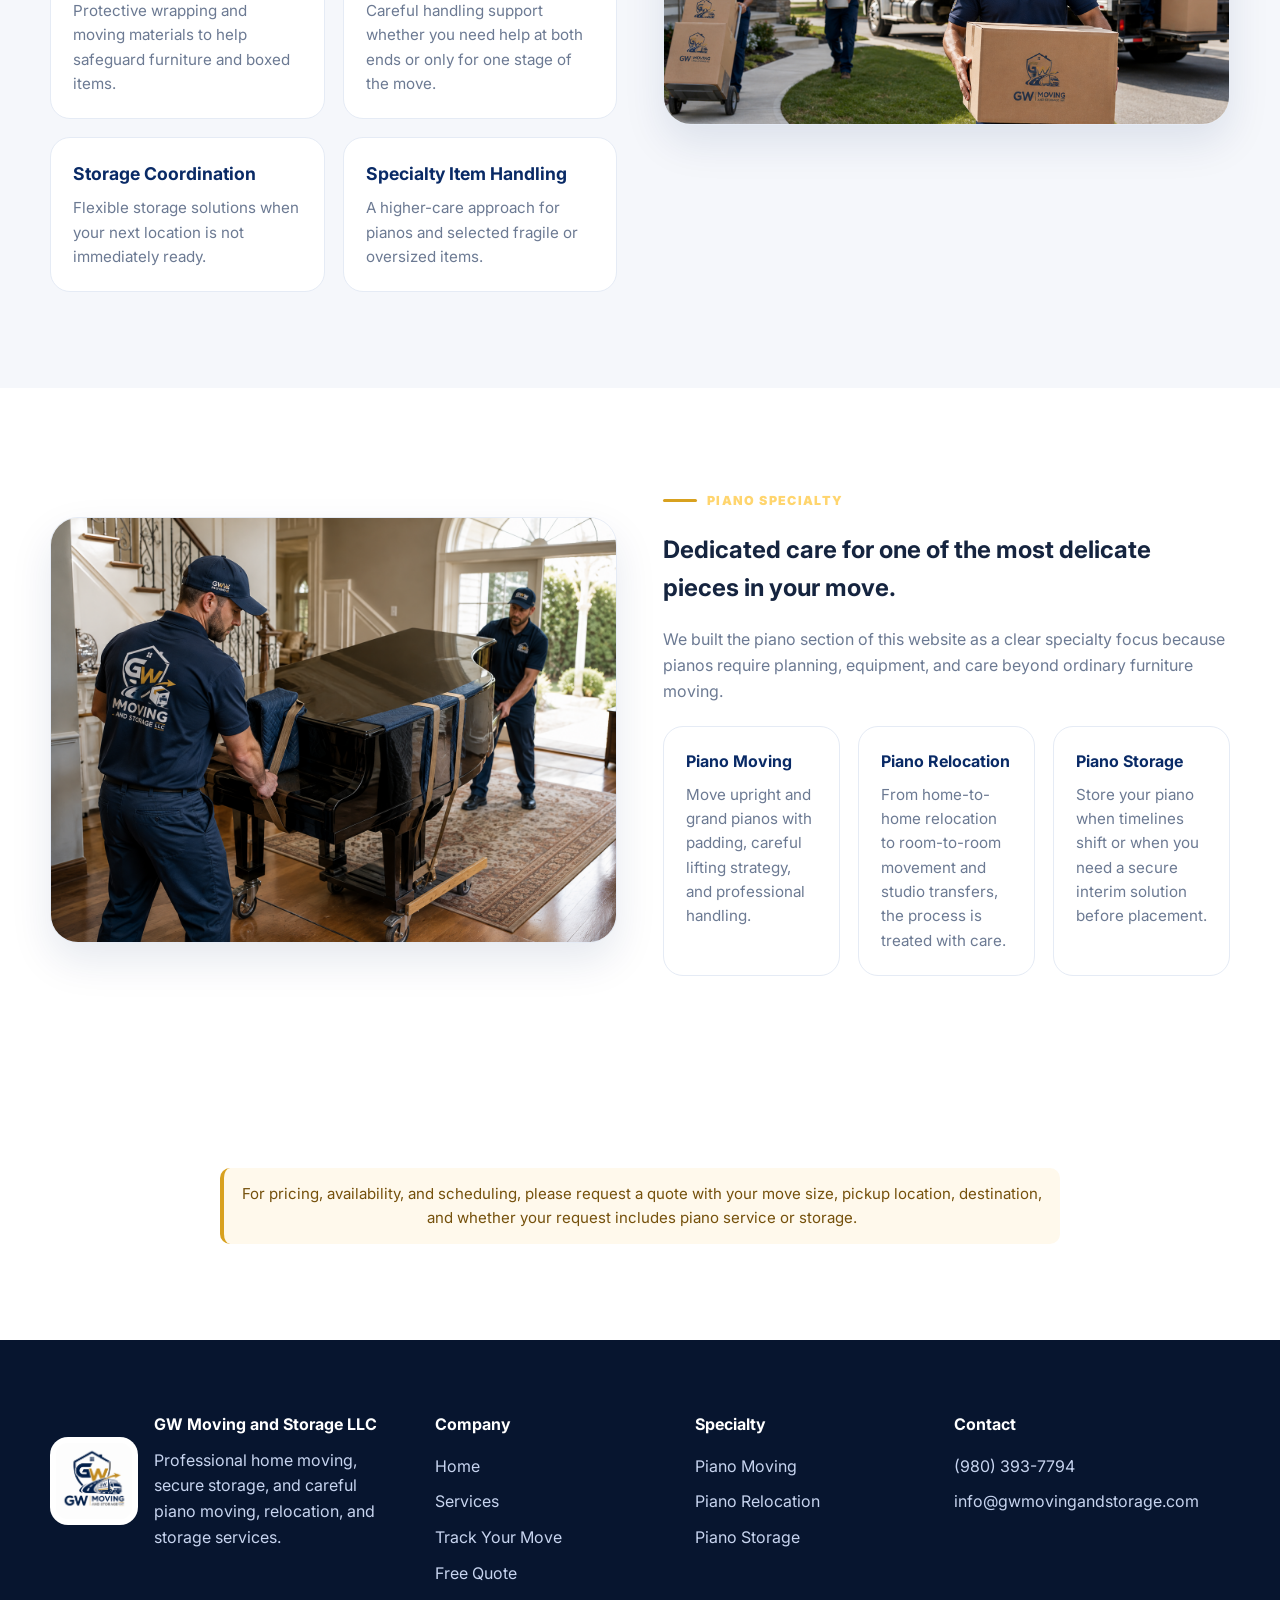
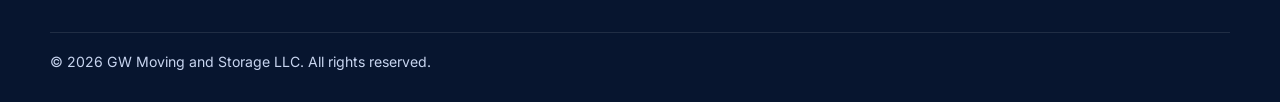
<file: services.html>
<!doctype html>
<html lang="en">
<head>
  <meta charset="utf-8">
  <meta name="viewport" content="width=device-width, initial-scale=1">
  <title>Services | GW Moving and Storage LLC</title>
  <meta name="description" content="Explore residential moving, storage, and piano services from GW Moving and Storage LLC.">
  <meta name="theme-color" content="#092a66">
  <link rel="preconnect" href="https://fonts.googleapis.com">
  <link rel="preconnect" href="https://fonts.gstatic.com" crossorigin>
  <link href="https://fonts.googleapis.com/css2?family=Inter:wght@400;500;600;700;800;900&display=swap" rel="stylesheet">
  <link rel="icon" type="image/svg+xml" href="favicon.svg">
  <link rel="icon" href="favicon.ico" sizes="any">
  <link rel="icon" type="image/png" sizes="32x32" href="favicon-32x32.png">
  <link rel="icon" type="image/png" sizes="16x16" href="favicon-16x16.png">
  <link rel="apple-touch-icon" sizes="180x180" href="apple-touch-icon.png">
  <link rel="stylesheet" href="assets/css/styles.css">
  <link rel="manifest" href="site.webmanifest">
</head>
<body>

</div>
<header class="nav-wrap">
  <div class="container nav">
    <a class="brand" href="index.html">
      <img src="assets/images/logo-wordmark.png" alt="GW Moving and Storage LLC logo">
      <div class="brand-text">GW MOVING AND STORAGE LLC<small>Residential moving • storage • piano services</small></div>
    </a>
    <button class="menu-btn" aria-label="Open navigation" aria-expanded="false">
      <svg width="28" height="28" viewBox="0 0 24 24" fill="none" stroke="currentColor" stroke-width="2"><path d="M3 6h18M3 12h18M3 18h18"/></svg>
    </button>
    <nav class="nav-links">
      <a href="index.html">Home</a>
      <a href="services.html">Services</a>
      <a href="track.html">Tracking</a>
      <a href="index.html#piano-services">Piano Services</a>
      <a href="contact.html">Contact</a>
      <a class="btn btn-primary" href="quote.html">Get a Free Quote</a>
      <button class="btn btn-outline" type="button" data-tawk-open>Chat With Us</button>
    </nav>
  </div>
</header>

<main>
  <section class="page-hero">
    <div class="container">
      <div class="eyebrow">Service overview</div>
      <h1>Moving, storage, and piano services tailored to your situation.</h1>
      <p>GW Moving and Storage LLC supports residential clients with a clean, professional experience—from everyday home moving to piano relocation and organized storage.</p>
    </div>
  </section>

  <section class="section">
    <div class="container">
      <div class="grid-3">
        <article class="card service-card">
          <img src="assets/images/home-moving.png" alt="Home moving service by GW Moving and Storage">
          <div class="content"><h3>Residential Moving</h3><p>Local moves, relocation planning, furniture protection, loading, unloading, and in-home placement support.</p></div>
        </article>
        <article class="card service-card">
          <img src="assets/images/storage-facility.png" alt="Storage service by GW Moving and Storage">
          <div class="content"><h3>Storage Services</h3><p>Flexible short-term and ongoing storage for household goods, furniture, boxed items, and selected specialty belongings.</p></div>
        </article>
        <article class="card service-card">
          <img src="assets/images/piano-moving.png" alt="Piano moving service by GW Moving and Storage">
          <div class="content"><h3>Piano Moving</h3><p>Specialized care for upright, baby grand, and grand pianos with focused equipment and protective handling.</p></div>
        </article>
      </div>
    </div>
  </section>

  <section class="section section-soft">
    <div class="container feature-grid">
      <div>
        <div class="eyebrow">Core services</div>
        <h2>Support at every stage of your move.</h2>
        <div class="service-list">
          <div class="service-item"><h4>Local Moves</h4><p>Home, condo, and apartment moving within your area with professional loading and unloading.</p></div>
          <div class="service-item"><h4>Long-Distance Moving</h4><p>Planning support for interstate or out-of-area relocations where timing and communication matter.</p></div>
          <div class="service-item"><h4>Packing Assistance</h4><p>Protective wrapping and moving materials to help safeguard furniture and boxed items.</p></div>
          <div class="service-item"><h4>Loading / Unloading</h4><p>Careful handling support whether you need help at both ends or only for one stage of the move.</p></div>
          <div class="service-item"><h4>Storage Coordination</h4><p>Flexible storage solutions when your next location is not immediately ready.</p></div>
          <div class="service-item"><h4>Specialty Item Handling</h4><p>A higher-care approach for pianos and selected fragile or oversized items.</p></div>
        </div>
      </div>
      <div class="photo-frame"><img src="assets/images/hero-moving-team.png" alt="GW movers unloading truck outside a home"></div>
    </div>
  </section>

  <section class="section" id="piano-breakdown">
    <div class="container piano-grid">
      <div class="photo-frame"><img src="assets/images/piano-moving.png" alt="Piano relocation by GW Moving and Storage"></div>
      <div>
        <div class="eyebrow">Piano specialty</div>
        <h2>Dedicated care for one of the most delicate pieces in your move.</h2>
        <p class="muted">We built the piano section of this website as a clear specialty focus because pianos require planning, equipment, and care beyond ordinary furniture moving.</p>
        <div class="piano-services">
          <div class="piano-box"><h4>Piano Moving</h4><p>Move upright and grand pianos with padding, careful lifting strategy, and professional handling.</p></div>
          <div class="piano-box"><h4>Piano Relocation</h4><p>From home-to-home relocation to room-to-room movement and studio transfers, the process is treated with care.</p></div>
          <div class="piano-box"><h4>Piano Storage</h4><p>Store your piano when timelines shift or when you need a secure interim solution before placement.</p></div>
        </div>
      </div>
    </div>
  </section>

  <section class="section">
    <div class="container center">
      <div class="notice" style="max-width:840px;margin:0 auto">For pricing, availability, and scheduling, please request a quote with your move size, pickup location, destination, and whether your request includes piano service or storage.</div>
    </div>
  </section>
</main>

<footer class="footer">
  <div class="container">
    <div class="footer-grid">
      <div>
        <div class="footer-brand">
          <img src="assets/images/logo-combined.png" alt="GW Moving and Storage LLC brand logo">
          <div>
            <h4 style="margin:0 0 10px">GW Moving and Storage LLC</h4>
            <p>Professional home moving, secure storage, and careful piano moving, relocation, and storage services.</p>
          </div>
        </div>
      </div>
      <div>
        <h4>Company</h4>
        <a href="index.html">Home</a>
        <a href="services.html">Services</a>
        <a href="track.html">Track Your Move</a>
        <a href="quote.html">Free Quote</a>
      </div>
      <div>
        <h4>Specialty</h4>
        <a href="index.html#piano-services">Piano Moving</a>
        <a href="index.html#piano-services">Piano Relocation</a>
        <a href="index.html#piano-services">Piano Storage</a>
      </div>
      <div>
        <h4>Contact</h4>
        <a href="tel:+19803937794">(980) 393-7794</a>
        <a href="mailto:info@gwmovingandstorage.com">info@gwmovingandstorage.com</a>
        <span></span>
      </div>
    </div>
    <div class="footer-bottom">
      <span>© 2026 GW Moving and Storage LLC. All rights reserved.</span>
    </div>
  </div>
</footer>
<script src="assets/js/main.js"></script>
<!-- TAWK.TO WIDGET CODE
     Paste the widget code from tawk.to Administration > Chat Widget here,
     immediately before the closing body tag. -->

<!--Start of Tawk.to Script-->
<script type="text/javascript">
var Tawk_API=Tawk_API||{}, Tawk_LoadStart=new Date();
(function(){
var s1=document.createElement("script"),s0=document.getElementsByTagName("script")[0];
s1.async=true;
s1.src='https://embed.tawk.to/6a74adfc1bc8a71d4b67d6d0/1jvbsf9m1';
s1.charset='UTF-8';
s1.setAttribute('crossorigin','*');
s0.parentNode.insertBefore(s1,s0);
})();
</script>
<!--End of Tawk.to Script-->

</body>
</html>
</file>
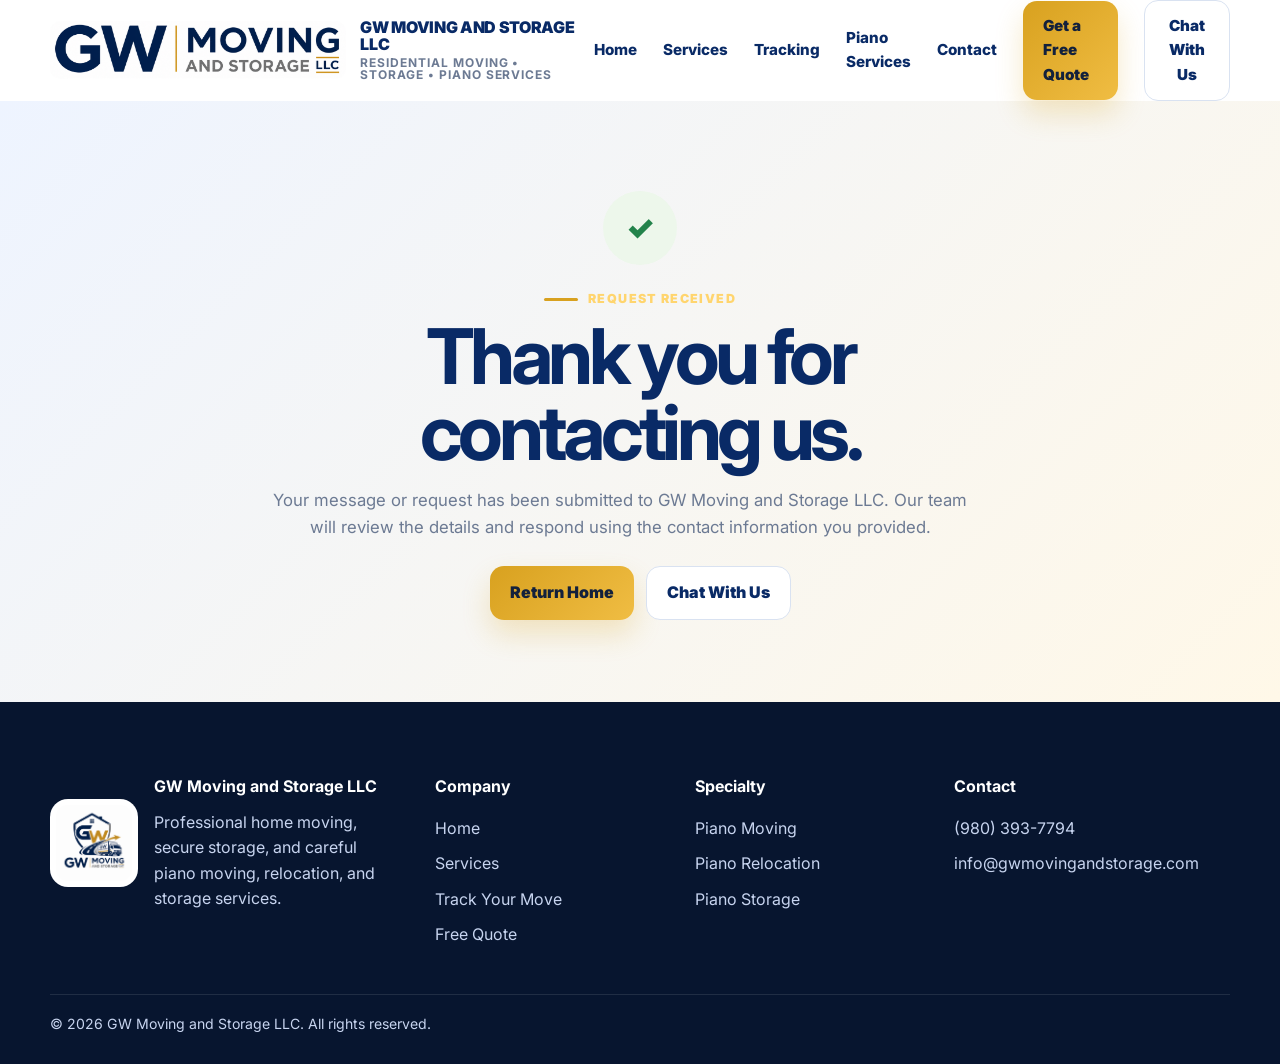
<file: thank-you.html>
<!doctype html>
<html lang="en">
<head>
  <meta charset="utf-8">
  <meta name="viewport" content="width=device-width, initial-scale=1">
  <title>Request Received | GW Moving and Storage LLC</title>
  <meta name="description" content="Thank you for contacting GW Moving and Storage LLC. Your request has been received.">
  <meta name="theme-color" content="#092a66">
  <link rel="preconnect" href="https://fonts.googleapis.com">
  <link rel="preconnect" href="https://fonts.gstatic.com" crossorigin>
  <link href="https://fonts.googleapis.com/css2?family=Inter:wght@400;500;600;700;800;900&display=swap" rel="stylesheet">
  <link rel="icon" type="image/svg+xml" href="favicon.svg">
  <link rel="icon" href="favicon.ico" sizes="any">
  <link rel="icon" type="image/png" sizes="32x32" href="favicon-32x32.png">
  <link rel="icon" type="image/png" sizes="16x16" href="favicon-16x16.png">
  <link rel="apple-touch-icon" sizes="180x180" href="apple-touch-icon.png">
  <link rel="stylesheet" href="assets/css/styles.css">
  <link rel="manifest" href="site.webmanifest">
</head>
<body>

</div>
<header class="nav-wrap">
  <div class="container nav">
    <a class="brand" href="index.html">
      <img src="assets/images/logo-wordmark.png" alt="GW Moving and Storage LLC logo">
      <div class="brand-text">GW MOVING AND STORAGE LLC<small>Residential moving • storage • piano services</small></div>
    </a>
    <button class="menu-btn" aria-label="Open navigation" aria-expanded="false">
      <svg width="28" height="28" viewBox="0 0 24 24" fill="none" stroke="currentColor" stroke-width="2"><path d="M3 6h18M3 12h18M3 18h18"/></svg>
    </button>
    <nav class="nav-links">
      <a href="index.html">Home</a>
      <a href="services.html">Services</a>
      <a href="track.html">Tracking</a>
      <a href="index.html#piano-services">Piano Services</a>
      <a href="contact.html">Contact</a>
      <a class="btn btn-primary" href="quote.html">Get a Free Quote</a>
      <button class="btn btn-outline" type="button" data-tawk-open>Chat With Us</button>
    </nav>
  </div>
</header>

<main>
  <section class="page-hero">
    <div class="container thank-you-wrap">
      <div class="thank-you-icon">✓</div>
      <div class="eyebrow">Request received</div>
      <h1>Thank you for contacting us.</h1>
      <p>Your message or request has been submitted to GW Moving and Storage LLC. Our team will review the details and respond using the contact information you provided.</p>
      <div style="display:flex;gap:12px;justify-content:center;flex-wrap:wrap;margin-top:26px">
        <a class="btn btn-primary" href="index.html">Return Home</a>
        <button class="btn btn-outline" type="button" data-tawk-open>Chat With Us</button>
      </div>
    </div>
  </section>
</main>

<footer class="footer">
  <div class="container">
    <div class="footer-grid">
      <div>
        <div class="footer-brand">
          <img src="assets/images/logo-combined.png" alt="GW Moving and Storage LLC brand logo">
          <div>
            <h4 style="margin:0 0 10px">GW Moving and Storage LLC</h4>
            <p>Professional home moving, secure storage, and careful piano moving, relocation, and storage services.</p>
          </div>
        </div>
      </div>
      <div>
        <h4>Company</h4>
        <a href="index.html">Home</a>
        <a href="services.html">Services</a>
        <a href="track.html">Track Your Move</a>
        <a href="quote.html">Free Quote</a>
      </div>
      <div>
        <h4>Specialty</h4>
        <a href="index.html#piano-services">Piano Moving</a>
        <a href="index.html#piano-services">Piano Relocation</a>
        <a href="index.html#piano-services">Piano Storage</a>
      </div>
      <div>
        <h4>Contact</h4>
        <a href="tel:+19803937794">(980) 393-7794</a>
        <a href="mailto:info@gwmovingandstorage.com">info@gwmovingandstorage.com</a>
        <span></span>
      </div>
    </div>
    <div class="footer-bottom">
      <span>© 2026 GW Moving and Storage LLC. All rights reserved.</span>
    </div>
  </div>
</footer>
<script src="assets/js/main.js"></script>
<!-- TAWK.TO WIDGET CODE
     Paste the widget code from tawk.to Administration > Chat Widget here,
     immediately before the closing body tag. -->

<!--Start of Tawk.to Script-->
<script type="text/javascript">
var Tawk_API=Tawk_API||{}, Tawk_LoadStart=new Date();
(function(){
var s1=document.createElement("script"),s0=document.getElementsByTagName("script")[0];
s1.async=true;
s1.src='https://embed.tawk.to/6a74adfc1bc8a71d4b67d6d0/1jvbsf9m1';
s1.charset='UTF-8';
s1.setAttribute('crossorigin','*');
s0.parentNode.insertBefore(s1,s0);
})();
</script>
<!--End of Tawk.to Script-->

</body>
</html>
</file>
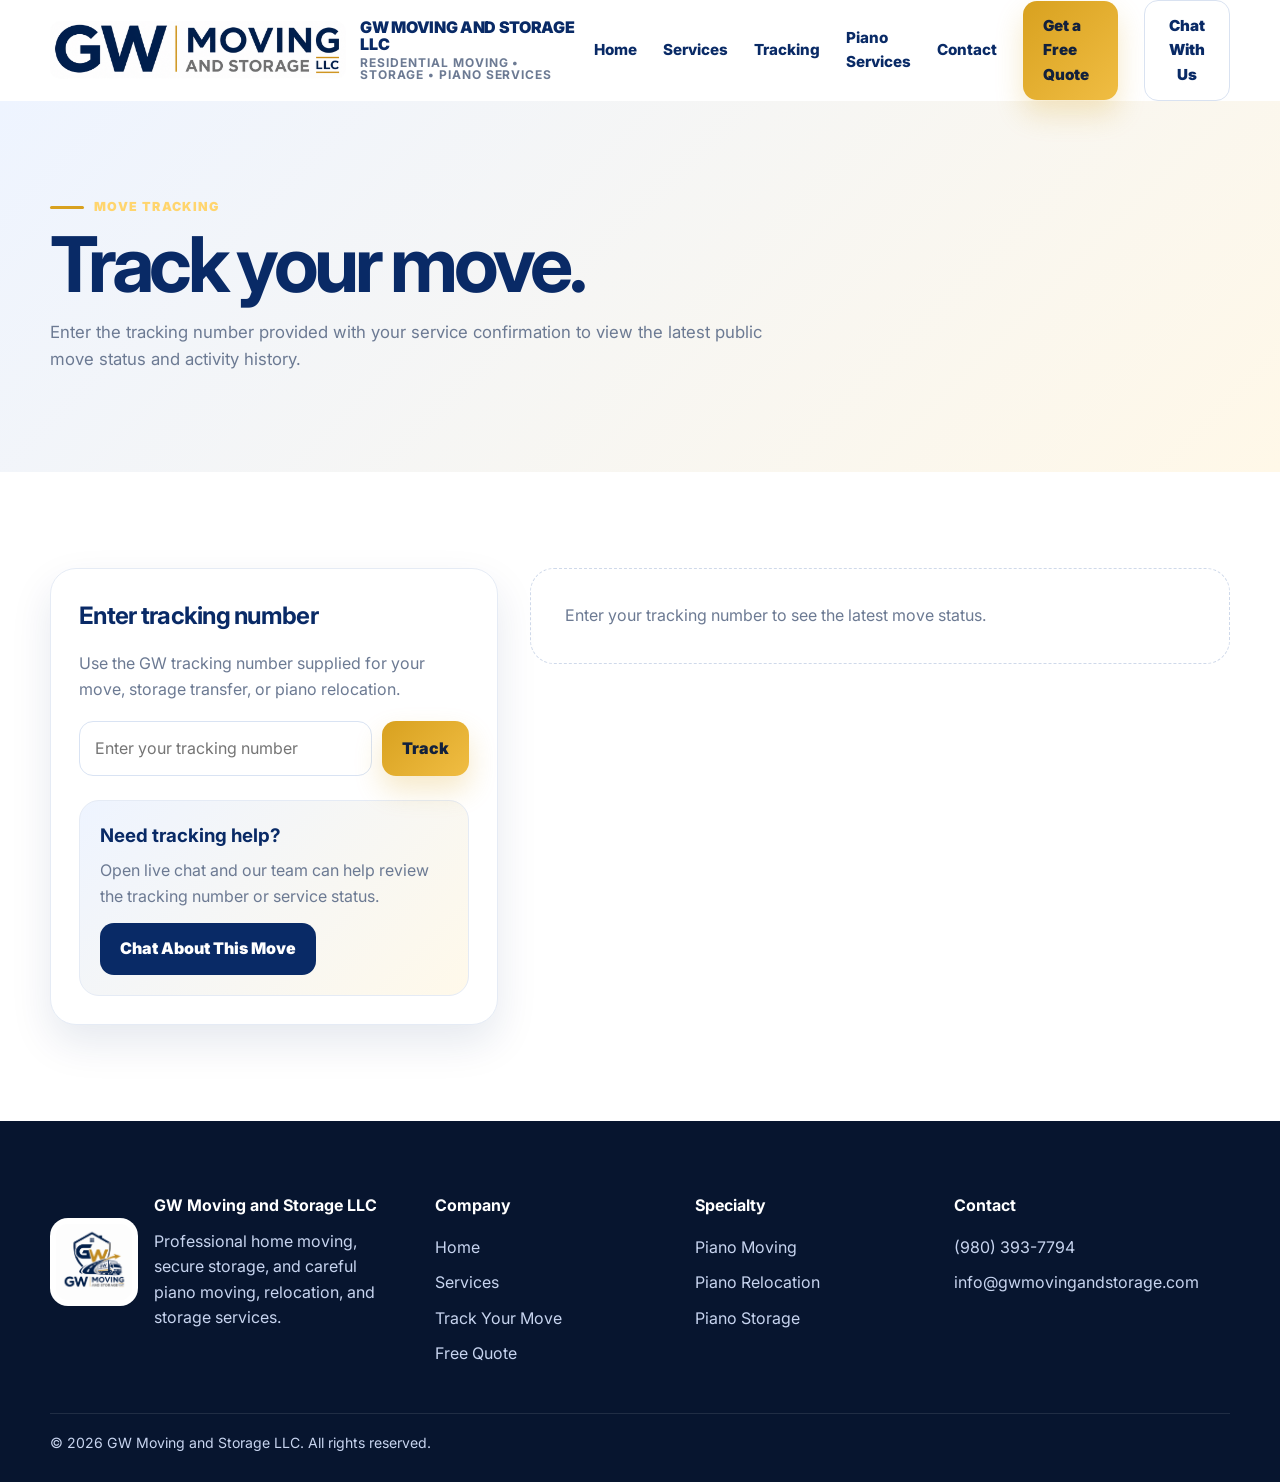
<file: track.html>
<!doctype html>
<html lang="en">
<head>
  <meta charset="utf-8">
  <meta name="viewport" content="width=device-width, initial-scale=1">
  <title>GW Moving and Storage LLC | Moving, Storage & Piano Services</title>
  <meta name="description" content="Professional moving, storage, piano moving, piano relocation and piano storage services for residential clients.">
  <meta name="theme-color" content="#092a66">
  <link rel="preconnect" href="https://fonts.googleapis.com">
  <link rel="preconnect" href="https://fonts.gstatic.com" crossorigin>
  <link href="https://fonts.googleapis.com/css2?family=Inter:wght@400;500;600;700;800;900&display=swap" rel="stylesheet">
  <link rel="icon" type="image/svg+xml" href="favicon.svg">
  <link rel="icon" href="favicon.ico" sizes="any">
  <link rel="icon" type="image/png" sizes="32x32" href="favicon-32x32.png">
  <link rel="icon" type="image/png" sizes="16x16" href="favicon-16x16.png">
  <link rel="apple-touch-icon" sizes="180x180" href="apple-touch-icon.png">
  <link rel="stylesheet" href="assets/css/styles.css">
  <link rel="manifest" href="site.webmanifest">
</head>
<body>

</div>
<header class="nav-wrap">
  <div class="container nav">
    <a class="brand" href="index.html">
      <img src="assets/images/logo-wordmark.png" alt="GW Moving and Storage LLC logo">
      <div class="brand-text">GW MOVING AND STORAGE LLC<small>Residential moving • storage • piano services</small></div>
    </a>
    <button class="menu-btn" aria-label="Open navigation" aria-expanded="false">
      <svg width="28" height="28" viewBox="0 0 24 24" fill="none" stroke="currentColor" stroke-width="2"><path d="M3 6h18M3 12h18M3 18h18"/></svg>
    </button>
    <nav class="nav-links">
      <a href="index.html">Home</a>
      <a href="services.html">Services</a>
      <a href="track.html">Tracking</a>
      <a href="index.html#piano-services">Piano Services</a>
      <a href="contact.html">Contact</a>
      <a class="btn btn-primary" href="quote.html">Get a Free Quote</a>
      <button class="btn btn-outline" type="button" data-tawk-open>Chat With Us</button>
    </nav>
  </div>
</header>

<main>
  <section class="page-hero">
    <div class="container">
      <div class="eyebrow">Move tracking</div>
      <h1>Track your move.</h1>
      <p>Enter the tracking number provided with your service confirmation to view the latest public move status and activity history.</p>
    </div>
  </section>

  <section class="section">
    <div class="container tracking-shell">
      <aside class="track-search-card">
        <h2>Enter tracking number</h2>
        <p class="muted">Use the GW tracking number supplied for your move, storage transfer, or piano relocation.</p>
        <form id="tracking-form">
          <div class="track-input-row">
            <input id="tracking-number" aria-label="Tracking number" autocomplete="off" placeholder="Enter your tracking number" required>
            <button class="btn btn-primary" type="submit">Track</button>
          </div>
        </form>
        <div class="track-chat-box">
          <h3>Need tracking help?</h3>
          <p>Open live chat and our team can help review the tracking number or service status.</p>
          <button class="btn btn-dark" id="tracking-chat" type="button">Chat About This Move</button>
        </div>
      </aside>

      <div>
        <div id="tracking-empty" class="track-empty">Enter your tracking number to see the latest move status.</div>
        <section id="tracking-result" class="track-result-card" hidden aria-live="polite">
          <div class="track-head">
            <div>
              <span id="tracking-status" class="track-status">Status</span>
              <h2 id="tracking-code" style="margin-top:12px">GW-000000</h2>
              <div id="tracking-service" class="muted">Service</div>
            </div>
            <div style="text-align:right">
              <small class="muted">Scheduled / completed</small>
              <strong id="tracking-scheduled" style="display:block;color:var(--navy)">—</strong>
            </div>
          </div>
          <div class="track-meta">
            <div><small>Last updated</small><strong id="tracking-updated">—</strong></div>
            <div><small>Current status</small><strong id="tracking-status-copy">See timeline below</strong></div>
          </div>
          <div class="track-route">
            <div class="route-point"><small>From</small><strong id="tracking-origin">—</strong></div>
            <div class="route-arrow">→</div>
            <div class="route-point"><small>To</small><strong id="tracking-destination">—</strong></div>
          </div>
          <h3 style="color:var(--navy);margin:26px 0 16px">Move history</h3>
          <div id="tracking-events" class="track-history"></div>
        </section>
      </div>
    </div>
  </section>
</main>

<footer class="footer">
  <div class="container">
    <div class="footer-grid">
      <div>
        <div class="footer-brand">
          <img src="assets/images/logo-combined.png" alt="GW Moving and Storage LLC brand logo">
          <div>
            <h4 style="margin:0 0 10px">GW Moving and Storage LLC</h4>
            <p>Professional home moving, secure storage, and careful piano moving, relocation, and storage services.</p>
          </div>
        </div>
      </div>
      <div>
        <h4>Company</h4>
        <a href="index.html">Home</a>
        <a href="services.html">Services</a>
        <a href="track.html">Track Your Move</a>
        <a href="quote.html">Free Quote</a>
      </div>
      <div>
        <h4>Specialty</h4>
        <a href="index.html#piano-services">Piano Moving</a>
        <a href="index.html#piano-services">Piano Relocation</a>
        <a href="index.html#piano-services">Piano Storage</a>
      </div>
      <div>
        <h4>Contact</h4>
        <a href="tel:+19803937794">(980) 393-7794</a>
        <a href="mailto:info@gwmovingandstorage.com">info@gwmovingandstorage.com</a>
        <span></span>
      </div>
    </div>
    <div class="footer-bottom">
      <span>© 2026 GW Moving and Storage LLC. All rights reserved.</span>
    </div>
  </div>
</footer>
<script src="assets/js/main.js"></script>
<script src="assets/js/tracking-data.js"></script>
<script src="assets/js/tracking.js"></script>
<!-- TAWK.TO WIDGET CODE
     Paste the widget code from tawk.to Administration > Chat Widget here,
     immediately before the closing body tag. -->

<!--Start of Tawk.to Script-->
<script type="text/javascript">
var Tawk_API=Tawk_API||{}, Tawk_LoadStart=new Date();
(function(){
var s1=document.createElement("script"),s0=document.getElementsByTagName("script")[0];
s1.async=true;
s1.src='https://embed.tawk.to/6a74adfc1bc8a71d4b67d6d0/1jvbsf9m1';
s1.charset='UTF-8';
s1.setAttribute('crossorigin','*');
s0.parentNode.insertBefore(s1,s0);
})();
</script>
<!--End of Tawk.to Script-->

</body>
</html>
</file>
<file: assets/css/styles.css>
:root{
  --navy:#092a66;
  --navy-2:#123f8a;
  --gold:#d8a11f;
  --gold-2:#f0bd43;
  --ink:#15243f;
  --muted:#6c7a93;
  --line:#e5ebf5;
  --soft:#f5f7fb;
  --white:#fff;
  --shadow:0 18px 42px rgba(9,42,102,.10);
  --radius:22px;
}
*{box-sizing:border-box}
html{scroll-behavior:smooth}
body{margin:0;font-family:Inter,system-ui,-apple-system,BlinkMacSystemFont,"Segoe UI",sans-serif;color:var(--ink);line-height:1.6;background:#fff}
a{text-decoration:none;color:inherit}
img{max-width:100%;display:block}
button,input,textarea,select{font:inherit}
.container{width:min(1180px,calc(100% - 34px));margin:auto}
.topbar{background:var(--navy);color:#dce7fb;font-size:.88rem}
.topbar .container{display:flex;justify-content:space-between;align-items:center;gap:18px;min-height:44px;flex-wrap:wrap;padding:8px 0}
.topbar-group{display:flex;gap:18px;flex-wrap:wrap}
.topbar a:hover{color:#fff}
.nav-wrap{position:sticky;top:0;z-index:100;background:rgba(255,255,255,.96);backdrop-filter:blur(12px);border-bottom:0}
.nav{display:flex;align-items:center;justify-content:space-between;gap:18px;min-height:84px}
.brand{display:flex;align-items:center;gap:14px;min-width:0}
.brand img{height:58px;width:auto;border-radius:10px}
.brand-text{font-weight:900;line-height:1.05;letter-spacing:-.02em;color:var(--navy)}
.brand-text small{display:block;font-size:.75rem;color:var(--muted);font-weight:700;letter-spacing:.08em;text-transform:uppercase;margin-top:4px}
.nav-links{display:flex;align-items:center;gap:26px;font-weight:800;color:var(--navy);font-size:.95rem}
.nav-links a:not(.btn){position:relative}
.nav-links a:not(.btn):after{content:"";position:absolute;left:0;bottom:-8px;width:0;height:2px;background:var(--gold);transition:.2s}
.nav-links a:not(.btn):hover:after,.nav-links a.active:after{width:100%}
.btn{border:0;border-radius:14px;padding:13px 20px;display:inline-flex;align-items:center;justify-content:center;gap:8px;cursor:pointer;font-weight:900;transition:.2s}
.btn:hover{transform:translateY(-1px)}
.btn-primary{background:linear-gradient(135deg,var(--gold),var(--gold-2));color:#13213c;box-shadow:0 14px 28px rgba(216,161,31,.24)}
.btn-dark{background:var(--navy);color:#fff}
.btn-outline{background:#fff;border:1px solid #d9e2f1;color:var(--navy)}
.menu-btn{display:none;background:none;border:0;padding:8px;color:var(--navy)}
.hero{position:relative;isolation:isolate;color:#fff;background:#0a214d}
.hero-media{position:absolute;inset:0;z-index:-2;background:url('../images/hero-moving-truck.png') center center/cover no-repeat}
.hero:before{content:"";position:absolute;inset:0;z-index:-1;background:linear-gradient(90deg,rgba(6,24,56,.74) 0%,rgba(6,24,56,.58) 48%,rgba(6,24,56,.28) 100%)}
.hero-inner{display:grid;grid-template-columns:1.05fr .95fr;align-items:center;gap:30px;min-height:680px;padding:80px 0 90px}
.eyebrow{display:inline-flex;align-items:center;gap:10px;color:#ffd56e;text-transform:uppercase;letter-spacing:.11em;font-size:.78rem;font-weight:900}
.eyebrow:before{content:"";width:34px;height:3px;background:var(--gold);border-radius:999px}
.hero h1{font-size:clamp(3rem,6vw,5.5rem);line-height:.95;letter-spacing:-.06em;margin:14px 0;color:#fff;max-width:720px}
.hero p{font-size:1.08rem;color:#d9e5fa;max-width:640px;margin:0 0 28px}
.hero-actions{display:flex;gap:12px;flex-wrap:wrap;margin-bottom:30px}
.hero-badges{display:flex;gap:14px;flex-wrap:wrap}
.hero-badge{background:rgba(255,255,255,.13);border:1px solid rgba(255,255,255,.18);border-radius:16px;padding:14px 16px;backdrop-filter:blur(8px);min-width:150px}
.hero-badge strong{display:block;color:#fff;font-size:1.05rem}
.hero-badge span{font-size:.88rem;color:#d7e2f8}
.hero-card{justify-self:end;background:rgba(255,255,255,.10);border:1px solid rgba(255,255,255,.16);border-radius:28px;padding:26px;width:min(420px,100%);backdrop-filter:blur(10px);box-shadow:0 20px 50px rgba(0,0,0,.18)}
.hero-card h3{margin:0 0 10px;font-size:1.5rem}
.hero-card p{font-size:.95rem;color:#e4ebfa;margin:0 0 16px}
.hero-card ul{list-style:none;padding:0;margin:0 0 22px;display:grid;gap:11px}
.hero-card li{display:flex;gap:10px;align-items:flex-start}
.hero-card li:before{content:"✓";width:22px;height:22px;border-radius:50%;display:grid;place-items:center;background:rgba(255,255,255,.15);color:#ffd56e;font-weight:900;flex:0 0 auto;margin-top:2px}
.quick-contact{display:grid;gap:12px}
.quick-contact a{display:flex;align-items:center;justify-content:space-between;gap:10px;background:#fff;color:var(--navy);border-radius:14px;padding:12px 14px;font-weight:800}
.section{padding:96px 0}
.section-soft{background:var(--soft)}
.section-head{max-width:740px;margin-bottom:44px}
.section-head.center{text-align:center;margin-left:auto;margin-right:auto}
.section-head h2{font-size:clamp(2rem,4vw,3.4rem);letter-spacing:-.05em;line-height:1.05;margin:10px 0 14px;color:var(--navy)}
.section-head p{margin:0;color:var(--muted);font-size:1.02rem}
.grid-3{display:grid;grid-template-columns:repeat(3,1fr);gap:24px}
.card{background:#fff;border:1px solid var(--line);border-radius:24px;padding:28px;box-shadow:var(--shadow)}
.icon{width:56px;height:56px;border-radius:18px;background:#eef3fc;color:var(--navy);display:grid;place-items:center;font-size:1.45rem;margin-bottom:16px}
.card h3{margin:0 0 10px;font-size:1.32rem;color:var(--navy)}
.card p{margin:0;color:var(--muted)}
.service-card{padding:0;overflow:hidden}
.service-card img{height:230px;width:100%;object-fit:cover}
.service-card .content{padding:24px 26px 26px}
.about-grid,.feature-grid,.piano-grid,.storage-grid,.contact-grid,.quote-grid{display:grid;grid-template-columns:1fr 1fr;gap:46px;align-items:center}
.photo-frame{background:#fff;border-radius:28px;overflow:hidden;box-shadow:var(--shadow);border:1px solid var(--line)}
.photo-frame img{width:100%;height:100%;object-fit:cover}
.stats{display:grid;grid-template-columns:repeat(3,1fr);gap:18px;margin:26px 0 0}
.stat{background:#fff;border:1px solid var(--line);border-radius:18px;padding:18px 20px}
.stat strong{display:block;color:var(--navy);font-size:1.6rem;letter-spacing:-.03em}
.stat span{color:var(--muted);font-size:.92rem}
.checks{display:grid;grid-template-columns:1fr 1fr;gap:12px;margin:24px 0 30px}
.check{display:flex;gap:10px;color:var(--ink);font-weight:800}
.check:before{content:"✓";width:24px;height:24px;border-radius:50%;display:grid;place-items:center;background:#edf7eb;color:#22824b;font-weight:900;flex:0 0 auto}
.split-band{background:linear-gradient(135deg,#eef4ff,#fff8e8);border:1px solid var(--line);border-radius:30px;padding:34px}
.service-list{display:grid;grid-template-columns:repeat(2,1fr);gap:18px}
.service-item{background:#fff;border:1px solid var(--line);border-radius:20px;padding:22px}
.service-item h4{margin:0 0 8px;color:var(--navy);font-size:1.1rem}
.service-item p{margin:0;color:var(--muted);font-size:.95rem}
.piano-services{display:grid;grid-template-columns:repeat(3,1fr);gap:18px;margin-top:22px}
.piano-box{background:#fff;border:1px solid var(--line);border-radius:20px;padding:22px}
.piano-box h4{margin:0 0 8px;color:var(--navy)}
.piano-box p{margin:0;color:var(--muted);font-size:.95rem}
.gallery-strip{display:grid;grid-template-columns:1.35fr .9fr .9fr;gap:20px}
.gallery-strip .photo-frame img{height:290px}
.gallery-strip .photo-frame.tall img{height:290px}
.cta{background:linear-gradient(130deg,var(--navy),#1a4aa0);color:#fff;border-radius:32px;padding:48px;display:flex;align-items:center;justify-content:space-between;gap:28px;box-shadow:0 22px 50px rgba(9,42,102,.2)}
.cta h2{margin:0;font-size:clamp(2rem,4vw,3rem);letter-spacing:-.05em;line-height:1.05}
.cta p{margin:10px 0 0;color:#d8e3fb}
.footer{background:#07152f;color:#c7d4ef;padding:72px 0 28px}
.footer-grid{display:grid;grid-template-columns:1.4fr .9fr .9fr 1.1fr;gap:34px}
.footer h4{margin:0 0 16px;color:#fff}
.footer p{margin:0;color:#c7d4ef}
.footer a{display:block;margin:10px 0;color:#c7d4ef}
.footer a:hover{color:#fff}
.footer-brand{display:flex;align-items:center;gap:16px}
.footer-brand img{width:88px;height:88px;object-fit:contain;background:#fff;border-radius:18px;padding:6px}
.footer-bottom{border-top:1px solid rgba(255,255,255,.1);margin-top:36px;padding-top:18px;display:flex;justify-content:space-between;gap:20px;flex-wrap:wrap;font-size:.88rem}
.page-hero{position:relative;padding:90px 0 82px;background:linear-gradient(135deg,#eef4ff,#fff8e8)}
.page-hero h1{font-size:clamp(2.8rem,6vw,4.8rem);line-height:.98;letter-spacing:-.06em;margin:10px 0;color:var(--navy)}
.page-hero p{max-width:720px;color:var(--muted);font-size:1.05rem}
.form-card{background:#fff;border:1px solid var(--line);border-radius:28px;padding:30px;box-shadow:var(--shadow)}
.form-grid{display:grid;grid-template-columns:1fr 1fr;gap:18px}
.field label{display:block;font-size:.9rem;font-weight:800;color:var(--navy);margin-bottom:8px}
.field input,.field textarea,.field select{width:100%;border:1px solid #d9e3f3;border-radius:14px;padding:14px 15px;outline:none;background:#fff}
.field input:focus,.field textarea:focus,.field select:focus{border-color:var(--navy-2);box-shadow:0 0 0 3px rgba(18,63,138,.08)}
.field.full{grid-column:1/-1}
.side-list{display:grid;gap:16px}
.side-card{background:#fff;border:1px solid var(--line);border-radius:22px;padding:22px;box-shadow:var(--shadow)}
.side-card h3{margin:0 0 10px;color:var(--navy)}
.side-card p{margin:0;color:var(--muted)}
.kv{display:grid;gap:14px}
.kv .row{display:flex;gap:12px;align-items:flex-start;background:#fff;border:1px solid var(--line);padding:16px;border-radius:18px;box-shadow:var(--shadow)}
.kv .bullet{width:40px;height:40px;border-radius:12px;background:#eef3fc;color:var(--navy);display:grid;place-items:center;font-weight:900;flex:0 0 auto}
.notice{background:#fff9ec;border-left:4px solid var(--gold);color:#75510c;padding:14px 16px;border-radius:10px;font-size:.94rem}
.logo-wall{display:flex;gap:20px;flex-wrap:wrap;align-items:center;margin-top:28px}
.logo-chip{background:#fff;border:1px solid var(--line);box-shadow:var(--shadow);border-radius:18px;padding:12px}
.logo-chip img{height:72px;width:auto;object-fit:contain}
.muted{color:var(--muted)}
.center{text-align:center}
@media(max-width:980px){
  .menu-btn{display:block}
  .nav-links{position:fixed;left:18px;right:18px;top:116px;background:#fff;border:1px solid var(--line);border-radius:20px;padding:18px;box-shadow:var(--shadow);display:none;flex-direction:column;align-items:stretch;gap:8px}
  .nav-links.open{display:flex}
  .nav-links a{padding:10px 12px}
  .hero-inner,.about-grid,.feature-grid,.piano-grid,.storage-grid,.contact-grid,.quote-grid{grid-template-columns:1fr}
  .hero-inner{min-height:unset;padding:72px 0 86px}
  .hero-card{justify-self:start}
  .grid-3,.service-list,.piano-services,.footer-grid,.gallery-strip{grid-template-columns:1fr}
}
@media(max-width:720px){
  .brand img{height:48px}
  .hero h1{font-size:3.1rem}
  .stats,.checks,.form-grid{grid-template-columns:1fr}
  .cta{flex-direction:column;align-items:flex-start;padding:34px}
  .section{padding:72px 0}
  .page-hero{padding:68px 0 62px}
}


/* Tracking */
.tracking-shell{display:grid;grid-template-columns:.78fr 1.22fr;gap:32px;align-items:start}
.track-search-card,.track-result-card{background:#fff;border:1px solid var(--line);border-radius:26px;padding:28px;box-shadow:var(--shadow)}
.track-search-card{position:sticky;top:116px}
.track-search-card h2,.track-result-card h2{color:var(--navy);margin:0 0 10px;letter-spacing:-.03em}
.track-input-row{display:flex;gap:10px;margin-top:18px}
.track-input-row input{width:100%;min-width:0;border:1px solid #d9e3f3;border-radius:14px;padding:14px 15px;outline:none}
.track-input-row input:focus{border-color:var(--navy-2);box-shadow:0 0 0 3px rgba(18,63,138,.08)}
.track-samples{display:flex;gap:8px;flex-wrap:wrap;margin-top:14px}
.track-sample{border:1px solid var(--line);background:var(--soft);color:var(--navy);border-radius:999px;padding:7px 11px;font-size:.82rem;font-weight:800;cursor:pointer}
.track-empty{background:#fff;border:1px dashed #cfd9ea;border-radius:24px;padding:34px;color:var(--muted)}
.track-head{display:flex;justify-content:space-between;gap:20px;flex-wrap:wrap;align-items:flex-start}
.track-status{display:inline-flex;align-items:center;gap:8px;background:#edf7eb;color:#236d43;border-radius:999px;padding:8px 12px;font-weight:900;font-size:.84rem}
.track-status:before{content:"";width:8px;height:8px;border-radius:50%;background:#2c965b}
.track-meta{display:grid;grid-template-columns:repeat(2,1fr);gap:12px;margin:24px 0}
.track-meta div{background:var(--soft);border-radius:16px;padding:14px 16px}
.track-meta small{display:block;color:var(--muted);font-size:.78rem;margin-bottom:4px}
.track-meta strong{color:var(--navy)}
.track-route{display:grid;grid-template-columns:1fr auto 1fr;gap:14px;align-items:center;padding:20px 0;border-top:1px solid var(--line);border-bottom:1px solid var(--line)}
.track-route .route-point small{display:block;color:var(--muted);font-size:.8rem}
.track-route .route-point strong{display:block;color:var(--navy);font-size:1.05rem}
.track-route .route-arrow{color:var(--gold);font-weight:900;font-size:1.4rem}
.track-history{position:relative;margin-top:26px}
.track-history:before{content:"";position:absolute;left:8px;top:12px;bottom:18px;width:2px;background:#dfe6f2}
.track-event{position:relative;display:grid;grid-template-columns:18px 1fr;gap:14px;padding-bottom:26px}
.track-event:last-child{padding-bottom:0}
.track-dot{width:18px;height:18px;border-radius:50%;background:#fff;border:4px solid #9fb2d2;z-index:2;margin-top:4px}
.track-event.current .track-dot{border-color:var(--gold);box-shadow:0 0 0 4px rgba(216,161,31,.12)}
.track-event h4{margin:0;color:var(--navy)}
.track-event p{margin:4px 0;color:var(--muted);font-size:.94rem}
.track-event small{color:#8a96aa}
.track-chat-box{margin-top:24px;background:linear-gradient(135deg,#eef4ff,#fff9ea);border:1px solid var(--line);border-radius:20px;padding:20px}
.track-chat-box h3{margin:0 0 7px;color:var(--navy)}
.track-chat-box p{margin:0 0 14px;color:var(--muted)}
.home-track{background:#fff;border:1px solid var(--line);border-radius:28px;padding:30px;box-shadow:var(--shadow);display:grid;grid-template-columns:1fr auto;gap:20px;align-items:center}
.home-track h2{margin:0 0 6px;color:var(--navy);letter-spacing:-.04em}
.home-track p{margin:0;color:var(--muted)}
.home-track-form{display:flex;gap:10px;min-width:min(100%,430px)}
.home-track-form input{width:100%;min-width:0;border:1px solid #d9e3f3;border-radius:14px;padding:13px 14px}
@media(max-width:980px){.tracking-shell{grid-template-columns:1fr}.track-search-card{position:static}.home-track{grid-template-columns:1fr}.home-track-form{min-width:0}}
@media(max-width:650px){.track-input-row,.home-track-form{flex-direction:column}.track-meta{grid-template-columns:1fr}.track-route{grid-template-columns:1fr}.track-route .route-arrow{transform:rotate(90deg);justify-self:start}}


/* Responsive quote form */
.quote-grid{align-items:start}
.form-card{min-width:0}
.form-grid{min-width:0}
.field{min-width:0}
.field input,.field textarea,.field select{max-width:100%;min-width:0}
.quote-form .field label span{color:#9a6810}
.form-honeypot{position:absolute!important;left:-9999px!important;width:1px!important;height:1px!important;opacity:0!important;pointer-events:none!important}
.date-control{width:100%;min-width:0;border:1px solid #d9e3f3;border-radius:14px;padding:14px 15px;background:#fff}
.date-control:focus-within{border-color:var(--navy-2);box-shadow:0 0 0 3px rgba(18,63,138,.08)}
.date-control input[type="date"]{display:block;width:100%;min-width:0;border:0!important;background:transparent;padding:0!important;outline:0;box-shadow:none!important;color:var(--ink)}
.form-actions{display:flex;flex-direction:column;gap:12px}
.form-helper{margin:0;color:var(--muted);font-size:.88rem;line-height:1.5}
.quote-submit{width:100%;min-height:54px;font-size:1rem}
.quote-submit:focus-visible{outline:3px solid rgba(18,63,138,.28);outline-offset:3px}
.thank-you-wrap{max-width:760px;margin:0 auto;text-align:center}
.thank-you-icon{width:74px;height:74px;margin:0 auto 18px;border-radius:50%;display:grid;place-items:center;background:#edf7eb;color:#23834b;font-size:2rem;font-weight:900}

@media(max-width:720px){
  .form-card{padding:22px 18px}
  .form-grid{gap:16px}
  .field.full{grid-column:auto}
  .quote-submit{min-height:56px}
  .form-helper{font-size:.84rem}
}
</file>
